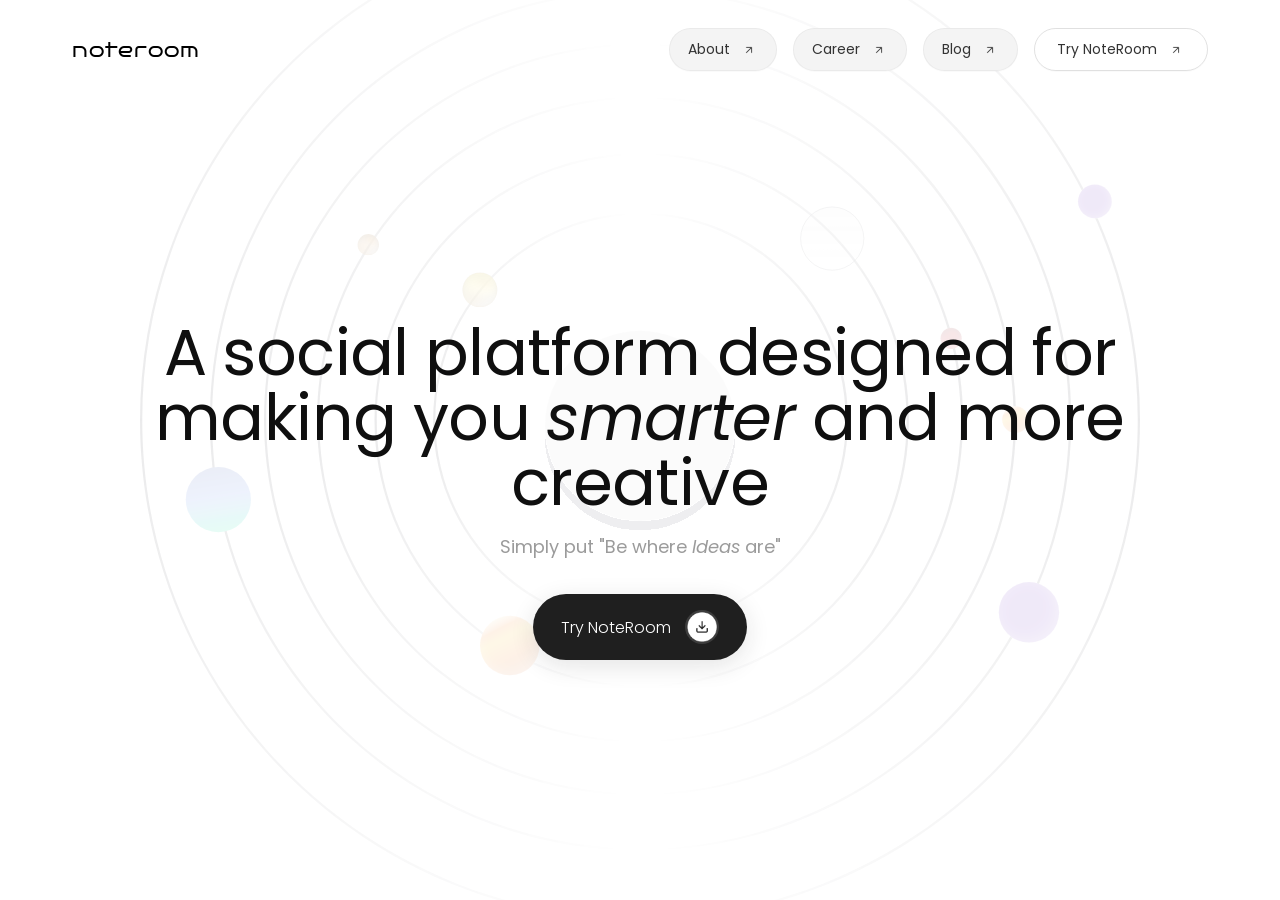
<file: index.html>
<!doctype html>
<html lang="en">
<head>
  <meta charset="utf-8" />
  <meta name="viewport" content="width=device-width,initial-scale=1" />
  <title>Artune - Creative Agency Website</title>

  <!-- Fonts -->
  <link href="https://fonts.googleapis.com/css2?family=Poppins:wght@200;300;400;600;700&display=swap" rel="stylesheet">
  <link rel="preconnect" href="https://fonts.googleapis.com">
  <link rel="preconnect" href="https://fonts.gstatic.com" crossorigin>
  <link href="https://fonts.googleapis.com/css2?family=Bruno+Ace&display=swap" rel="stylesheet">

  <style>
    :root{
      --bg: #ffffff;
      --muted: #9b9b9b;
      --accent: #0f0f0f;
      --pill-bg: rgba(0,0,0,0.03);
      --pill-hover: rgba(0,0,0,0.06);
      --cta-bg: #1f1f1f;
      --cta-text: #ffffff;
    }

    *{box-sizing:border-box}
    html,body{height:100%}
    body{
      margin:0;
      font-family:"Poppins",system-ui,-apple-system,Segoe UI,Roboto,"Helvetica Neue",Arial;
      background:var(--bg);
      color:var(--accent);
      -webkit-font-smoothing:antialiased;
      -moz-osx-font-smoothing:grayscale;
      overflow-x:hidden;
    }

    /* NAVBAR */
    header.nav { 
      display:flex; 
      align-items:center; 
      justify-content:space-between; 
      padding:28px 72px; 
      gap:24px; 
      position:fixed;
      top:0;
      left:0;
      right:0;
      z-index:30; 
      background: transparent; 
      transition: background 0.3s ease, backdrop-filter 0.3s ease;
    }
    .nav-left { display:flex; align-items:center; gap:16px; min-width:120px; }
    .logo { font-family:var(--logo-font); font-size:20px; letter-spacing:1px; font-weight:400; color:#000; display:flex; align-items:center; height:28px; }
    .nav-right { display:flex; gap:16px; align-items:center; z-index:30; }
    .nav-link { display:inline-flex; align-items:center; gap:10px; background:#f4f4f4; padding:10px 18px; border-radius:28px; font-size:14px; color:#333; text-decoration:none; box-shadow: 0 1px 0 rgba(0,0,0,0.02); border:1px solid rgba(0,0,0,0.04); transition: transform 0.3s ease, box-shadow 0.3s ease;}
    .nav-link:hover { transform: translateY(-2px); box-shadow:0 4px 12px rgba(0,0,0,0.1);}
    .nav-link .arrow-placeholder{ display:inline-flex; align-items:center; justify-content:center; width:18px; height:18px; }
    .nav-link .arrow-placeholder img{ width:12px; height:12px; display:block; object-fit:contain; }
    .nav-cta { padding:10px 22px; border-radius:28px; border:1px solid rgba(0,0,0,0.12); background:transparent; }

    /* HERO */
    .hero{
      position:relative;
      min-height:100vh;
      width:100%;
      display:flex;
      align-items:center;
      justify-content:center;
      overflow:hidden;
      padding:48px 80px;
      opacity:0;
      transform: translateY(12px);
      animation:heroFadeIn 1.2s ease-out forwards 0.3s;
    }

    @keyframes heroFadeIn {
      from { opacity:0; transform:translateY(12px);}
      to { opacity:1; transform:translateY(0);}
    }

    .hero-content{
      max-width:1200px;
      width:100%;
      text-align:center;
      position: relative;
      z-index:20;
      margin:0 auto;
      transform:translateY(-40px);
      opacity:0;
      animation:fadeUp 0.9s ease 0.25s forwards;
    }

    @keyframes fadeUp {
      from {opacity:0; transform: translateY(12px);}
      to {opacity:1; transform: translateY(0);}
    }

    h1{
      font-size:64px;
      line-height:1.02;
      margin:0 0 18px 0;
      font-weight:400;
      letter-spacing:-0.6px;
    }
    .sub{
      color:var(--muted);
      font-weight:400;
      margin-bottom:34px;
      font-size:18px;
      opacity:0;
      animation:fadeUp 0.9s ease 0.5s forwards;
    }

    .cta-wrap{
      display:inline-block;
      position:relative;
    }
    .cta{
      display:inline-flex;
      align-items:center;
      gap:14px;
      background:var(--cta-bg);
      color:var(--cta-text);
      padding:16px 28px;
      border-radius:999px;
      font-weight:300;
      font-size:16px;
      text-decoration:none;
      box-shadow: 0 6px 24px rgba(31,31,31,0.12);
      position:relative;
      z-index:2;
      overflow:visible;
      transform: scale(0.95);
      opacity:0;
      animation:ctaFade 1s ease 0.7s forwards;
    }
    .cta .cta-label{white-space:nowrap}
    .cta .cta-icon{
      width:34px;height:34px;border-radius:50%;
      display:inline-grid;place-items:center;
      background:rgba(255,255,255,0.08);
      border:2px solid rgba(255,255,255,0.06);
    }
    @keyframes ctaFade {
      from {opacity:0; transform:scale(0.95);}
      to {opacity:1; transform:scale(1);}
    }
    .cta:hover {
      font-weight: 300;
      background: var(--bg);
      color: var(--accent);
      box-shadow:
        0 8px 28px rgba(31, 31, 31, 0.16),
        0 0 18px rgba(255, 255, 255, 0.12);
      transform: translateY(-3px) scale(1.01);
      transition: box-shadow 0.3s ease, transform 0.3s ease;
    }


    /* Background Solar SVG */
    
    .background-solar { position: absolute; top: 50%; left: 50%; width: 1000px; height: 1000px; transform: translate(-50%, -50%); z-index: 0; opacity: 1; } .solar-svg { width: 100%; height: 100%; animation: rotate-solar 60s linear infinite; transform-origin: center center; } /* Rotation animation */ @keyframes rotate-solar { from { transform: rotate(0deg); } to { transform: rotate(360deg); } }
    
    @keyframes solarFade {
      from {opacity:0; transform: translate(-50%, -50%) scale(0.9);}
      to {opacity:1; transform: translate(-50%, -50%) scale(1);}
    }
    

    .cta .cta-icon img { width: 30px; height: 30px; }

    @media (max-width:1000px){
      .hero{ padding:28px 28px; }
      h1{ font-size:44px }
    }
    @media (max-width:640px){
      .nav { top:18px; left:16px; right:16px; }
      .logo{font-size:18px}
      h1{ font-size:28px; line-height:1.02 }
      .hero-content{ transform:none }
      .bg-svg{ left:50%; width:220% }
      .pill{ padding:8px 12px; font-size:13px }
      .cta{ padding:12px 18px; font-size:15px }
      .pills{ display:none }
    }

  </style>
</head>
<body>

  <!-- HEADER -->
  <header class="nav" aria-label="Main navigation">
    <div class="nav-left">
      <div class="logo">
        <span style="display:inline-block; height:28px; line-height:28px; font-family: Bruno Ace;">noteroom</span>
      </div>
    </div>

    <nav class="nav-right" role="navigation" aria-label="Top links">
      <a class="nav-link" href="about.html">About <span class="arrow-placeholder" aria-hidden="true"><img src="Arrow up-right.png" alt=""></span></a>
      <a class="nav-link" href="career.html">Career <span class="arrow-placeholder" aria-hidden="true"><img src="Arrow up-right.png" alt=""></span></a>
      <a class="nav-link" href="blog.html">Blog <span class="arrow-placeholder" aria-hidden="true"><img src="Arrow up-right.png" alt=""></span></a>
      <a class="nav-link nav-cta" href="join.html">Try NoteRoom <span class="arrow-placeholder" aria-hidden="true"><img src="Arrow up-right.png" alt=""></span></a>
    </nav>
  </header>

  <!-- HERO -->
  <main class="hero" role="main" aria-label="NoteRoom Landing">
    <div class="hero-content" role="region" aria-labelledby="hero-heading" style="margin-top: 80px;">
      <h1 id="hero-heading">A social platform designed for<br>making you <em>smarter</em> and more<br>creative</h1>
      <div class="sub">Simply put "Be where <em>Ideas</em> are"</div>

      <div style="display:flex;flex-direction:column;align-items:center;">
        <div class="cta-wrap" aria-hidden="false">
          <a class="cta" href="betapage.html" id="main-cta" role="button">
            <span class="cta-label">Try NoteRoom</span>
            <span class="cta-icon" aria-hidden="true">
             <img src="nr download button.png">
            </span>
          </a>
        </div>
      </div>
    </div>

    <div class="background-solar">
      <img src="noteroom circle.svg" alt="Solar System" class="solar-svg" />
    </div>
  </main>

  <script>
    (function(){
      // CTA subtle pulsation
      const cta = document.querySelector('.cta');
      setInterval(() => {
        if(!cta) return;
        cta.animate([
          { transform: 'scale(1)'},
          { transform: 'scale(1.02)'},
          { transform: 'scale(1)'}
        ], {
          duration: 2500 + Math.random()*1200,
          easing: 'ease-in-out'
        });
      }, 3200);

     

      // CTA focus shadow
      cta.addEventListener('focus', ()=> cta.style.boxShadow = '0 8px 36px rgba(31,31,31,0.14)');
      cta.addEventListener('blur', ()=> cta.style.boxShadow = '0 6px 24px rgba(31,31,31,0.12)');

    })();
  </script>
</body>
</html>
</file>
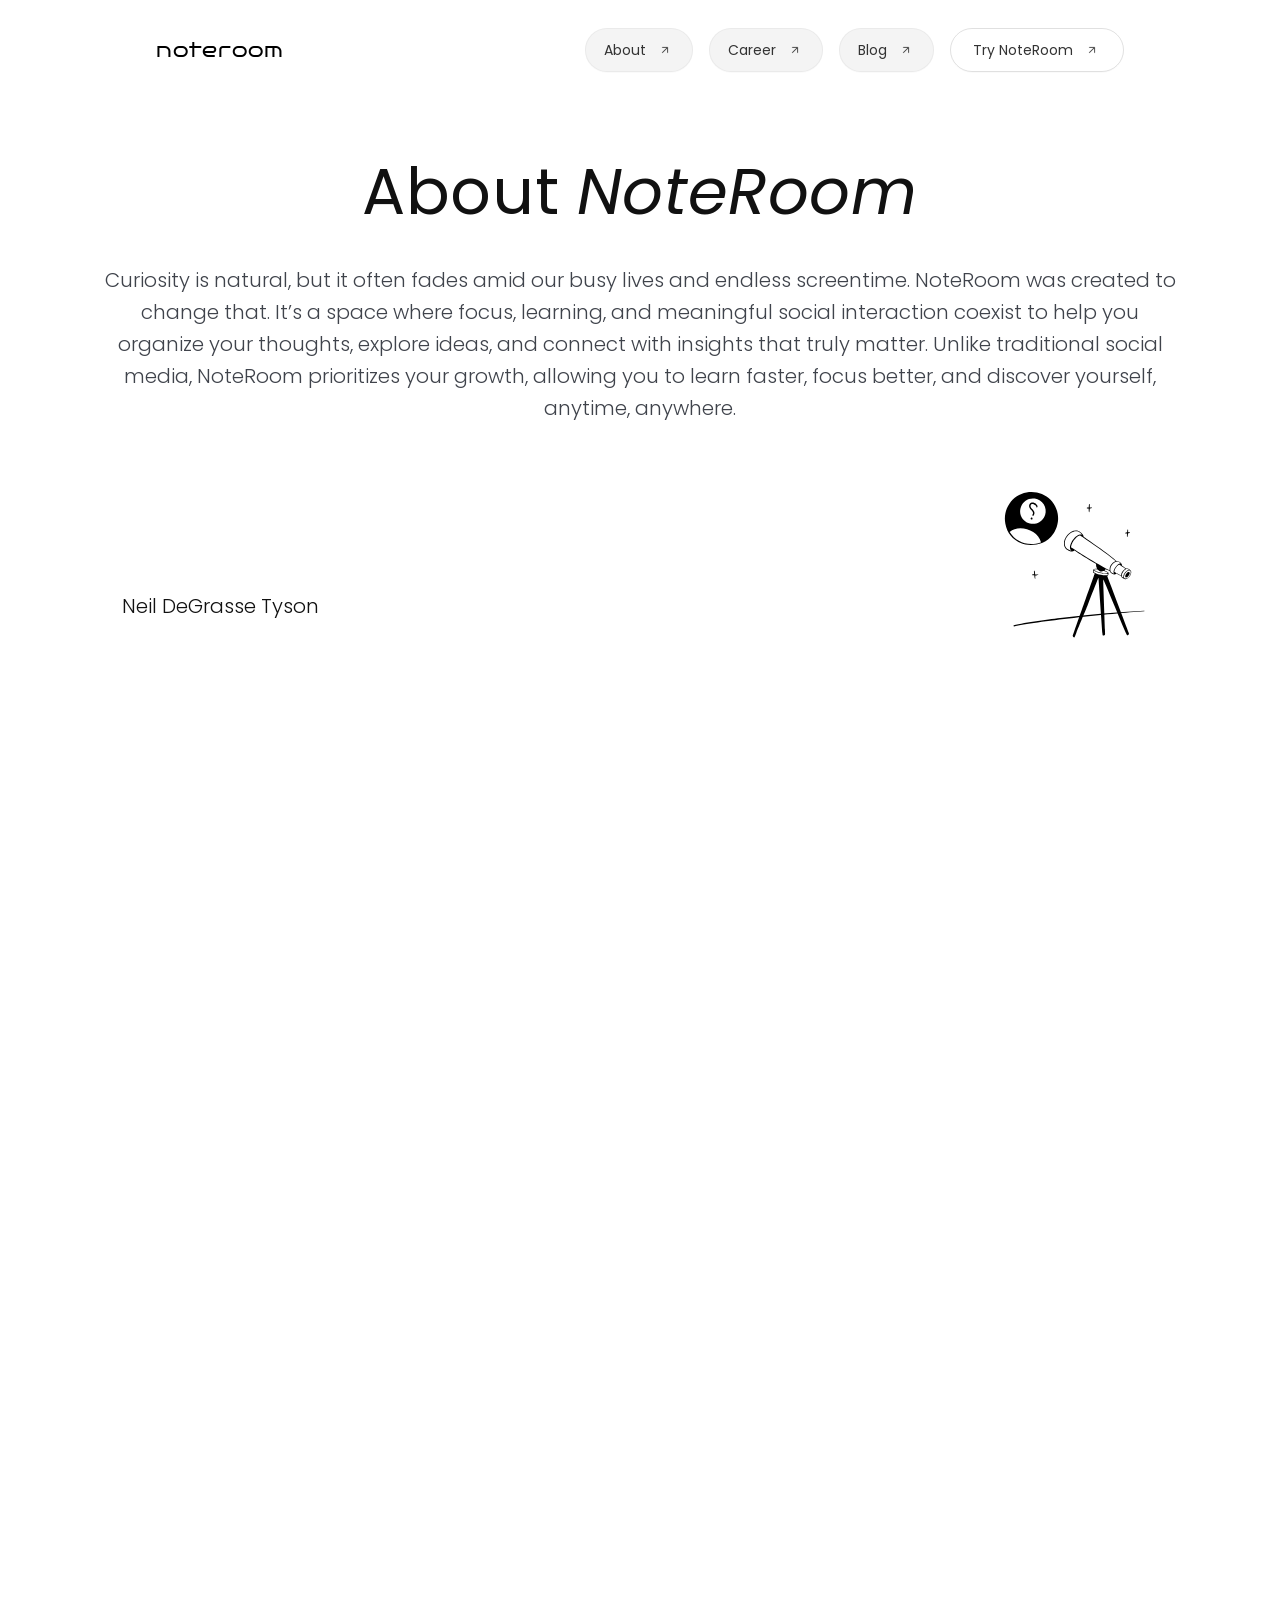
<file: about.html>
<!doctype html>
<html lang="en">
<head>
  <meta charset="utf-8" />
  <meta name="viewport" content="width=device-width,initial-scale=1" />
  <title>NoteRoom About</title>

  <!-- Fonts -->
  <link href="https://fonts.googleapis.com/css2?family=Poppins:wght@200;300;400;600;700&display=swap" rel="stylesheet">
  <link href="https://fonts.googleapis.com/css2?family=Bruno+Ace&display=swap" rel="stylesheet">
  <!-- Styles -->
  <link rel="stylesheet" href="aboutstyle.css">

</head>
<body>

  <div class="page">

    <header class="nav" aria-label="Main navigation">
      <div class="nav-left">
        <div class="logo">
          <span style="display:inline-block; height:28px; line-height:28px; font-family: Bruno Ace;">noteroom</span>
        </div>
      </div>

      <nav class="nav-right" role="navigation" aria-label="Top links">
        <a class="nav-link" href="about.html">About <span class="arrow-placeholder" aria-hidden="true"><img src="Arrow up-right.png" alt=""></span></a>
        <a class="nav-link" href="career.html">Career <span class="arrow-placeholder" aria-hidden="true"><img src="Arrow up-right.png" alt=""></span></a>
        <a class="nav-link" href="blog.html">Blog <span class="arrow-placeholder" aria-hidden="true"><img src="Arrow up-right.png" alt=""></span></a>
        <a class="nav-link nav-cta" href="join.html">Try NoteRoom <span class="arrow-placeholder" aria-hidden="true"><img src="Arrow up-right.png" alt=""></span></a>
      </nav>
    </header>

    <div class="page" role="main">
    <header>
      <h1>About <i>NoteRoom</i></h1>
      <h2>Curiosity is natural, but it often fades amid our busy lives and endless screentime. NoteRoom was created to change that. It’s a space where focus, learning, and meaningful social interaction coexist to help you organize your thoughts, explore ideas, and connect with insights that truly matter. Unlike traditional social media, NoteRoom prioritizes your growth, allowing you to learn faster, focus better, and discover yourself, anytime, anywhere.</h2>
    </header>

    <div class="hr-section" id="join-noteroom-team">

  <div class="video-area">

    <div class="video-name"><h4 class="video-name">Neil DeGrasse Tyson</h4></div>
   
    <div class="telescope-svg" aria-hidden="true">

      <svg width="154" height="154" viewBox="0 0 154 154" fill="none" xmlns="http://www.w3.org/2000/svg" role="img" aria-label="Telescope">
        
        <path d="M55.3256 45.8489C59.1224 39.9971 61.064 32.8667 59.7019 25.6396C59.0552 22.1927 57.7344 18.9073 55.8152 15.972C53.896 13.0366 51.4162 10.5091 48.5181 8.53422C45.6199 6.55934 42.3604 5.17605 38.9264 4.46367C35.4925 3.7513 31.9517 3.72385 28.5071 4.38291C25.0625 5.04197 21.7819 6.37457 18.8535 8.30426C15.9251 10.234 13.4064 12.7228 11.442 15.6281C9.47751 18.5333 8.10592 21.7978 7.40591 25.2343C6.70589 28.6708 6.69118 32.2116 7.3626 35.6538C9.09577 44.9007 14.1228 51.1811 23.9346 55.624C28.6788 57.7734 46.5203 59.4192 55.3256 45.8489ZM47.1619 26.8063C46.5279 28.8765 45.378 30.7516 43.82 32.2552C42.2622 33.7588 40.3475 34.8415 38.256 35.4016C36.1646 35.9617 33.9651 35.9808 31.8643 35.457C29.7634 34.9332 27.8302 33.8839 26.2466 32.4075C17.1852 23.9555 24.4835 8.81539 36.8548 10.5417C38.6607 10.8132 40.387 11.4697 41.9169 12.4668C43.4468 13.4638 44.7445 14.7782 45.7219 16.3207C46.6994 17.8631 47.3339 19.5978 47.5823 21.4069C47.8308 23.216 47.6873 25.0574 47.1619 26.8063ZM42.9673 54.1614C43.0309 54.3784 42.8362 54.4243 42.6346 54.491C29.7512 58.7607 17.9877 54.0004 11.8722 44.3182C11.7135 44.0683 11.7013 44.0062 11.9305 43.8214C20.0245 35.9237 40.1717 41.36 42.9673 54.1614Z" fill="black"></path>
        <path d="M31.0705 17.899C31.0858 21.0081 34.9285 22.345 35.0872 24.9873C35.1585 26.1662 33.7388 26.9512 34.6219 27.6702C35.3325 28.2467 36.1964 26.7503 36.4378 25.3989C36.4522 24.9552 36.4159 24.5113 36.3298 24.0759C35.7847 21.4167 32.2801 20.1741 32.5821 17.6675C32.8841 15.1609 35.6774 15.6062 37.672 17.5709C38.4079 18.2953 38.2438 18.8288 38.4615 19.242C38.749 19.7847 39.4833 19.416 39.5462 18.8097C39.8268 16.1099 34.3797 12.2993 31.6607 16.0179C31.2623 16.5629 31.0547 17.2241 31.0705 17.899Z" fill="black"></path>
        <path d="M34.0066 31.4703C34.1465 31.3913 34.2662 31.2808 34.356 31.1476C34.4459 31.0144 34.5035 30.8621 34.5244 30.7028C34.5453 30.5434 34.5289 30.3815 34.4764 30.2296C34.4239 30.0777 34.3369 29.9401 34.222 29.8276C34.1229 29.7281 34.0028 29.6521 33.8704 29.605C33.738 29.558 33.5968 29.5412 33.4572 29.556C33.3174 29.5707 33.1828 29.6165 33.0632 29.69C32.9435 29.7635 32.8418 29.863 32.7656 29.9809C32.3263 30.7383 33.1052 31.9287 34.0066 31.4703Z" fill="black"></path>
        <path d="M15.7454 137.324C26.6181 134.347 53.2013 131.067 64.396 129.744C91.2789 126.567 119.27 123.907 146.11 122.664C146.191 122.663 146.27 122.694 146.33 122.75C146.39 122.805 146.425 122.882 146.43 122.963C146.434 123.045 146.407 123.125 146.354 123.187C146.301 123.249 146.226 123.288 146.145 123.296C112.718 125.519 35.5729 133.676 16.0451 138.616C15.6419 138.717 15.3475 137.433 15.7454 137.324Z" fill="black"></path>
        <path d="M109.233 88.0378C109.063 87.6545 109.829 88.0868 110.113 87.2904C110.788 85.3909 110.797 84.7953 109.918 84.1376C108.872 83.463 107.746 82.9218 106.566 82.5278C106.271 82.4374 106.909 82.1445 107.634 81.2615C107.818 81.0384 107.76 81.1243 109.513 81.9989C111.65 83.0667 111.784 82.9486 112.042 83.6355C112.378 84.4289 112.997 85.0689 113.778 85.4307C115.364 86.2394 116.907 87.0091 118.172 85.6645C118.33 85.4967 118.319 85.5158 119.204 85.9826C123.254 88.119 123.143 87.702 123.238 88.1497C123.35 88.6242 123.571 89.0657 123.885 89.4383C124.198 89.8116 124.594 90.1051 125.043 90.296C126.342 90.9928 126.998 91.4826 128.311 91.0334C132.144 89.7226 134.42 84.3077 132.672 82.5845C131.175 81.1097 130.363 80.0917 128.294 80.5463C127.973 80.6168 128.23 80.6191 124.191 77.7921C123.772 77.4985 123.766 77.4249 123.831 77.1857C123.897 76.9381 123.903 76.6783 123.849 76.4276C123.794 76.1771 123.681 75.9432 123.517 75.7454C121.263 72.7674 119.225 72.8747 118.497 72.9199C118.427 72.928 118.355 72.9199 118.289 72.896C118.222 72.8723 118.162 72.8335 118.113 72.7827C114.817 68.986 91.5737 52.8448 85.9273 49.0396C85.3662 48.6609 85.7173 48.5329 85.5686 48.0101C85.032 46.1191 82.162 43.5534 80.4327 42.8873C73.592 40.2527 65.2581 49.0588 65.9771 56.3073C66.3726 60.2933 68.3994 61.7988 72.0505 63.2461C72.6971 63.4971 73.3962 63.5824 74.0841 63.4944C74.803 63.2944 75.4932 63.0028 76.1377 62.6267C76.8146 62.1783 76.4566 63.3204 97.8311 75.6795C98.173 75.8773 98.0319 75.8601 98.0197 76.2483C97.9553 77.7614 98.2895 79.2638 98.9893 80.6068C99.1511 80.9134 98.9127 80.7601 97.9085 80.7302C95.2585 80.6459 95.0263 81.3956 95.0171 84.0049C95.0171 84.55 95.3314 84.7953 95.8764 85.1003C96.6751 85.5488 96.7058 85.5702 96.6598 85.7274C96.5739 86.0202 74.8683 147.111 74.8346 148.067C74.8093 148.794 75.5789 149.347 76.291 149.475C76.4558 149.505 77.1159 147.874 78.2994 144.898C81.0935 137.874 88.253 120.723 89.5309 117.467C100.298 90.0247 98.7425 93.747 100.281 89.9641C100.503 89.4199 100.496 89.879 100.624 92.0254C100.685 93.0364 104.184 142.866 104.387 145.242C104.569 147.37 104.657 147.366 104.949 147.388C105.274 147.47 105.614 147.471 105.94 147.393C106.266 147.315 106.568 147.159 106.821 146.939C107.22 146.456 107.089 146.285 106.912 141.266C106.81 138.417 105.128 91.4872 105.142 91.4857C105.142 89.4927 122.907 133.739 128.876 147.024C129.118 147.56 129.444 147.306 130.283 146.894C130.587 146.683 130.807 146.37 130.901 146.011C130.995 145.652 130.959 145.272 130.799 144.938C128.337 138.32 109.233 88.0378 109.233 88.0378ZM132.349 83.0552C133.098 83.8608 132.869 85.9995 131.429 88.0094C130.417 89.4214 128.553 91.1017 126.967 90.4754C126.047 90.1128 125.676 89.0956 126.282 87.1792C127.152 84.4189 130.82 81.4071 132.348 83.0544L132.349 83.0552ZM129.475 81.0622C130.005 81.1365 130.495 81.3879 130.863 81.7758C130.93 81.8356 131.148 82.0579 130.741 82.0594C128.449 82.327 125.533 85.7642 125.376 88.4755C125.315 89.495 125.529 89.6445 125.218 89.5348C123.064 88.7798 123.668 85.6768 125.392 83.4331C125.978 82.6857 126.684 82.041 127.482 81.5259C128.079 81.1618 128.777 80.9993 129.474 81.0622H129.475ZM127.329 80.6889C127.762 80.9702 126.922 80.705 125.3 82.5286C122.21 85.9987 123.824 87.6361 122.693 87.1409C122.227 86.9362 121.335 86.4288 119.383 85.4154C116.241 83.7834 116.272 83.8003 116.317 83.4484C116.579 82.0372 117.159 80.7042 118.014 79.5513C118.746 78.4896 119.672 77.5759 120.744 76.8592C121.04 76.653 121.218 76.5059 121.599 76.7702C122.17 77.1696 123.551 78.2367 127.323 80.6889H127.329ZM120.85 74.0268C122.039 74.8164 123.088 75.9432 122.631 75.7301C121.423 75.1675 119.98 76.4346 118.894 77.4471C117.348 78.8852 116.237 80.7279 115.687 82.7654C115.552 83.1778 115.501 83.6132 115.535 84.0456C115.57 84.4779 115.689 84.8995 115.888 85.2851C115.972 85.4162 116.165 85.745 115.735 85.6139C114.829 85.3456 113.983 84.9056 113.243 84.3177C112.497 83.6976 112.336 82.373 112.347 81.437C112.402 76.7764 117.866 72.0476 120.846 74.0268H120.85ZM73.3107 62.5754C73.2241 62.7018 73.0715 62.6788 72.9274 62.6244C70.4047 61.6724 67.3423 60.4942 66.8717 56.8124C66.1818 51.3975 70.0644 45.4583 75.5337 43.7044C77.007 43.1356 78.6329 43.0947 80.133 43.5887C81.6569 44.3489 82.9999 45.4275 84.0708 46.7515C83.4292 46.5064 82.7354 46.4273 82.0547 46.5215C76.1462 47.2359 69.5408 58.8691 73.0393 62.2595C73.162 62.3783 73.3437 62.5263 73.3107 62.5754ZM73.2233 59.5459C73.1378 59.5097 73.0683 59.4436 73.0278 59.36C72.9874 59.2764 72.9786 59.1809 73.0033 59.0914C74.2352 51.8751 80.2618 47.3586 81.8309 47.4153C82.1153 47.3961 82.0931 47.3724 84.4878 49.0488C94.1915 55.8397 108.077 65.1272 117.574 73.0181C117.937 73.3193 115.44 73.3538 113.069 76.8661C110.889 80.0948 111.98 82.5577 111.487 82.2978C92.7358 72.4294 75.0853 60.5041 73.2233 59.5459ZM96.1815 81.5459C96.6414 81.0491 98.9687 81.4692 99.2477 81.4999C99.3742 81.506 99.4976 81.5413 99.608 81.6018C99.7191 81.6631 99.8142 81.749 99.887 81.8525C100.545 82.6459 101.45 83.1955 102.457 83.4124C103.464 83.6293 104.515 83.5013 105.441 83.0491C105.595 82.9425 105.784 82.8965 105.97 82.921C107.06 83.256 108.107 83.7137 109.094 84.2855C112.165 86.2126 103.934 85.5495 98.2803 83.2185C97.6901 82.9724 95.7453 82.0119 96.1815 81.5436V81.5459ZM107.731 87.2751C101.179 87.2957 95.6089 84.7523 95.6449 84.0371C95.6963 83.0207 95.674 82.3224 95.9822 82.6091C98.2458 84.7125 106.986 86.4755 109.66 85.8983C109.802 85.8677 109.829 85.9121 109.814 86.0141C109.755 86.3491 109.672 86.6794 109.567 87.0029C109.373 87.3663 108.978 87.2689 107.731 87.2727V87.2751Z" fill="black"></path>
        <path d="M127.284 89.0524C127.763 90.2022 129.782 89.0478 130.882 87.2273C131.382 86.3994 131.874 85.5025 131.714 84.6762C131.522 83.6797 130.379 83.7916 129.631 84.3535C128.252 85.3891 126.814 87.5868 127.284 89.0524Z" fill="black"></path>
        <path d="M35.405 86.3267C36.2237 86.3267 36.1876 86.3727 36.1715 86.0967C36.1715 86.0967 36.0435 84.815 35.9278 83.2428C35.8918 82.7538 36.9427 82.2777 37.0454 85.1692C37.0914 86.4723 37.1619 86.3957 37.3888 86.401C40.2879 86.4623 40.3255 86.3182 40.429 86.5666C40.5232 86.7966 39.2684 87.1484 39.0269 87.1936C37.2708 87.5202 37.2639 87.1936 37.2639 87.6812C37.2853 90.9336 37.2761 90.2798 37.3582 90.9482C37.3743 91.0762 37.234 91.0731 37.1842 91.0348C36.6713 90.6416 36.4176 88.7842 36.3977 88.3381C36.3471 87.3232 36.2712 87.3845 36.0704 87.3692C34.6315 87.2588 34.282 87.2887 34.259 86.9606C34.2107 86.286 34.7251 86.3267 35.405 86.3267Z" fill="black"></path>
        <path d="M91.7627 17.9128C91.7627 19.5225 91.693 19.4919 91.9704 19.4926C93.0735 19.4926 93.3502 19.5286 93.7619 19.5524C94.1735 19.5762 94.1359 19.8675 93.9374 19.9893C93.3886 20.3205 92.7585 20.493 92.1176 20.4876C91.6347 20.5344 91.8608 20.3711 91.6171 22.6163C91.4783 23.9003 91.3595 24.4116 91.1111 24.233C90.655 23.9049 90.7371 21.7263 90.6642 20.713C90.6474 20.4692 90.6995 20.4462 89.4746 20.4485C89.2369 20.4485 88.9157 20.4769 88.846 20.1871C88.7394 19.744 88.8146 19.5271 89.6892 19.4972C90.6987 19.4604 90.7348 19.5317 90.7447 19.3071C90.7647 18.3377 90.8375 17.3701 90.9632 16.4088C90.9632 16.3035 91.0054 16.2024 91.0797 16.128C91.1541 16.0536 91.2553 16.0117 91.3603 16.0117C91.4653 16.0117 91.5665 16.0536 91.6408 16.128C91.7152 16.2024 91.7573 16.3035 91.7573 16.4088C91.7849 16.9097 91.7865 17.4117 91.7627 17.9128Z" fill="black"></path>
        <path d="M132.018 44.4831C132.22 44.5459 131.817 44.914 131.481 45.0611C131.105 45.1779 130.718 45.2522 130.325 45.2827C130.235 45.2965 130.065 45.2827 130.036 45.4214C129.931 45.9442 129.887 46.6954 129.681 47.951C129.528 48.8893 129.366 48.956 129.221 48.9782C129.109 48.9951 128.915 48.8487 128.928 47.994C128.947 47.0235 129 45.7096 129.027 45.5548C129.061 45.3601 128.683 45.4061 127.696 45.5119C127.597 45.5231 127.498 45.4989 127.415 45.4436C127.333 45.3882 127.273 45.3053 127.246 45.2098C127.219 45.1142 127.228 45.0122 127.269 44.922C127.31 44.8319 127.382 44.7594 127.473 44.7176C127.917 44.496 128.398 44.3586 128.892 44.3121C128.981 44.2914 129.083 44.352 129.132 44.211C129.309 43.7142 129.263 42.4687 129.425 41.8347C129.598 41.1579 130.09 41.3571 130.103 41.8745C130.188 45.5034 129.66 43.7503 132.018 44.4831Z" fill="black"></path>
      </svg>
    </div>

    
    <div class="responsive-iframe">
      <iframe src="https://www.youtube.com/embed/JbesmfdUMkw?si=uTLHCj-_42msGShW"
              title="YouTube video player"
              frameborder="0"
              allow="accelerometer; autoplay; clipboard-write; encrypted-media; gyroscope; picture-in-picture; web-share"
              referrerpolicy="strict-origin-when-cross-origin"
              allowfullscreen
      ></iframe>
    </div>
  </div>

<br>
<div class="video-texts">
  <div class="video-container">
    <h2 class="video-title">Social Media as Fuel for Curiosity</h2>
    <p class="video-description">“Social Media can be especially potent as a vessel for not only delivering information but stimulating people to become curious once again”</p>
  </div>
  <br><br>

  <div class="wrapper-2-hr">
    <h3 class="h3-2">Lastly</h3>
    <p class="hr-desc-3">
      The future is open. It is not predetermined and thus cannot be predicted, except by accident. The possibilities that lie ahead are boundless. When I say, ‘Optimism is a moral duty,’ this is not because I believe that our future is predetermined for the better, but because the future depends on ourselves, and we all have the duty, instead of predicting something bad, to support the realization of the possible best. If we suppose that a better world is not possible, we shall not act to achieve it. If we suppose that peace is not possible, we are contributing to war.
    </p>
    <div class="karl-popper"><p>- Karl Popper</p></div>
  </div>
</div>
    </div>



  <!-- Footer CTA -->

  <footer class="cta">
  <div class="cta-text">
    <h2 style="font-size: 40px;"><span style="color: gray; font-weight: 600;">Join</span> <strong>NoteRoom</strong></h2>
    <p style="font-size: 22px;">Be where Ideas are</p>
  </div>
  <button class="apply-btn">SIGN UP</button>
</footer>


  </div>
   
     

  <script>

  
  </script>
</body>
</html>
</file>
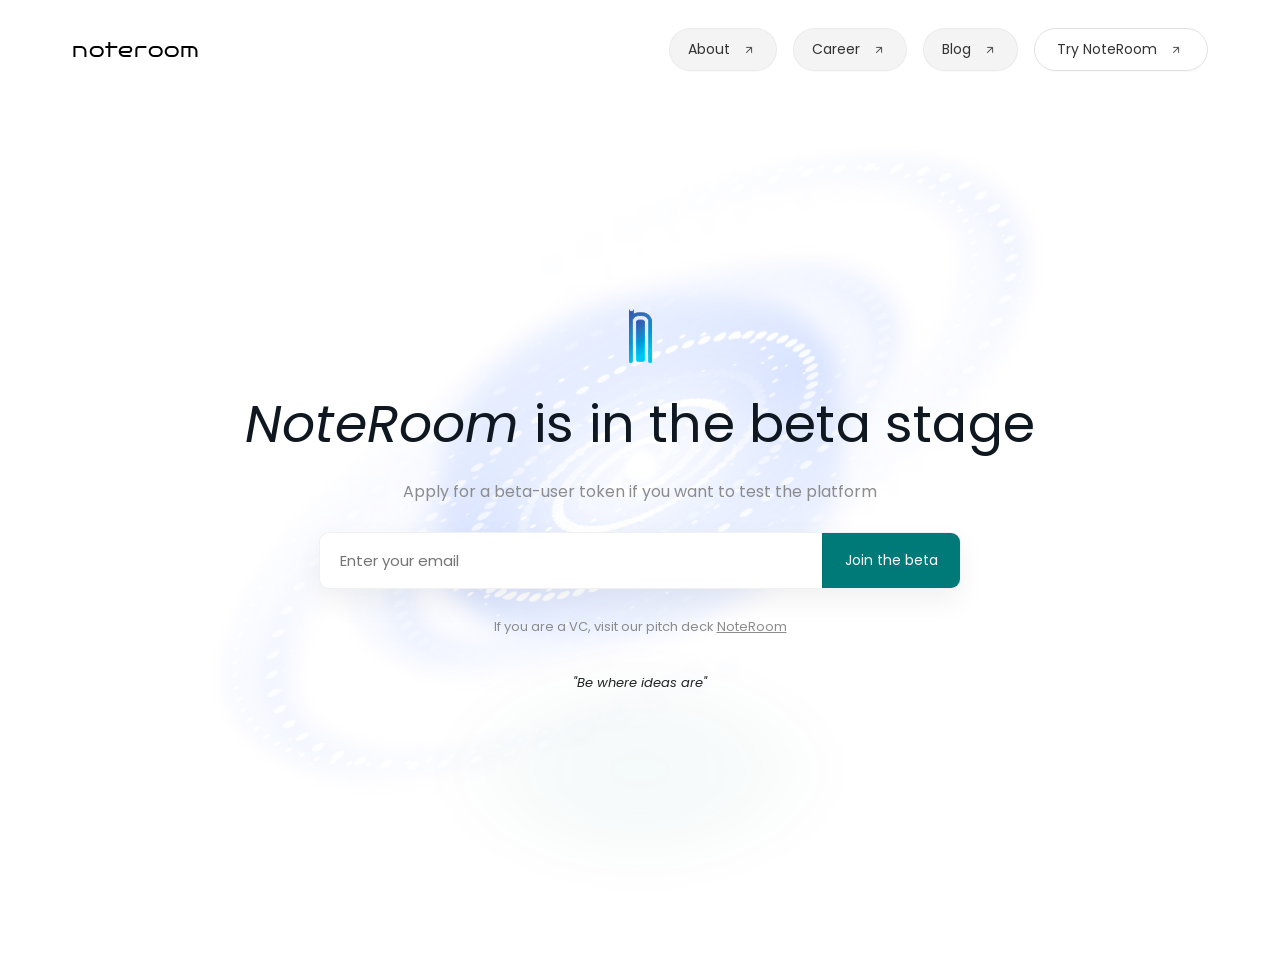
<file: betapage.html>
<!doctype html>
<html lang="en">
<head>
  <meta charset="utf-8" />
  <meta name="viewport" content="width=device-width,initial-scale=1" />
  <title>Artune - Creative Agency Website 2</title>

  <!-- Fonts -->
  <link href="https://fonts.googleapis.com/css2?family=Poppins:wght@200;300;400;600;700&display=swap" rel="stylesheet">
  <link href="https://fonts.googleapis.com/css2?family=Bruno+Ace&display=swap" rel="stylesheet">

  <style>
    :root{
      --bg: #ffffff;
      --muted: #8b8b8b;
      --accent: #007a79;
      --accent-dark: #006a66;
      --input-bg: #ffffff;
      --max-center-width: 1200px;
      --p: "Poppins", system-ui, -apple-system, "Segoe UI", Roboto, "Helvetica Neue", Arial;
      --logo-font: "Bruno Ace", var(--p);
    }

    html,body{ height:100%; margin:0; font-family:var(--p); background:var(--bg); color:#111; -webkit-font-smoothing:antialiased; -moz-osx-font-smoothing:grayscale; overflow-x:hidden; }

    /* page shell */
    .page { min-height:100vh; display:flex; flex-direction:column; align-items:stretch; position:relative; }

   
    .background-solar{
        opacity: 0.7;
      position:absolute;
      inset:0; 
      display:flex;
      align-items:center;
      justify-content:center;
      z-index:0; 
      pointer-events:none;
      overflow:hidden;
    }
   

    .background-solar img.beta-svg{
      max-width:1400px;
      width:120vw; 
      height:auto;
      display:block;
      opacity:0.7;
      transform-origin:center center;
      will-change:transform, opacity;
     
      user-select:none;
      -webkit-user-drag:none;
    }

    /* NAVBAR */
    header.nav {  transition: background 0.3s ease, backdrop-filter 0.3s ease; display:flex; align-items:center; justify-content:space-between; padding:28px 72px; gap:24px; position:relative; z-index:30; }
    .nav-left { display:flex; align-items:center; gap:16px; min-width:120px; }
    .logo { font-family:var(--logo-font); font-size:20px; letter-spacing:1px; font-weight:400; color:#000; display:flex; align-items:center; height:28px; }
    .nav-right { display:flex; gap:16px; align-items:center; z-index:30; }
    .nav-link { display:inline-flex; align-items:center; gap:10px; background:#f4f4f4; padding:10px 18px; border-radius:28px; font-size:14px; color:#333; text-decoration:none; box-shadow: 0 1px 0 rgba(0,0,0,0.02); border:1px solid rgba(0,0,0,0.04); }
    .nav-link:hover { transform: translateY(-2px); box-shadow:0 4px 12px rgba(0,0,0,0.1);}
    .nav-link .arrow-placeholder{ display:inline-flex; align-items:center; justify-content:center; width:18px; height:18px; }
    .nav-link .arrow-placeholder img{ width:12px; height:12px; display:block; object-fit:contain; }
    .nav-cta { padding:10px 22px; border-radius:28px; border:1px solid rgba(0,0,0,0.12); background:transparent; }

    /* HERO */
    main.hero { position:relative; flex:1 0 auto; display:flex; align-items:center; justify-content:center; padding:0 32px; overflow:visible; min-height:640px; z-index:20; }
    .hero-inner { position:relative; z-index:40; width:100%; max-width:var(--max-center-width); text-align:center; padding:60px 24px; box-sizing:border-box; }

    .center-logo { width:48px; height:60px; margin:0 auto 18px; display:flex; align-items:center; justify-content:center; }
    .center-logo img{ max-height:60px; width:auto; display:block; }

    h1 { margin:0 0 16px; font-weight:600; font-size:52px; letter-spacing:0.2px; font-family:var(--p); color:#0f1720; }
    .sub { color:var(--muted); margin-bottom:28px; font-size:16px; font-weight:400; }

    .signup { display:flex; align-items:center; justify-content:center; margin: 14px auto 28px; }
    .input-wrap { display:flex; width:640px; max-width:calc(100% - 48px); background:var(--input-bg); border-radius:10px; box-shadow: 0 12px 30px rgba(18,25,40,0.06); border:1px solid rgba(0,0,0,0.06); overflow:hidden; transition:transform .18s ease, box-shadow .18s ease; }
    input[type="email"]{ flex:1 1 auto; border:0; outline:0; padding:16px 20px; font-size:15px; font-family:var(--p); color:#111; background:transparent; }
    button.join-btn{ background:var(--accent); color:#fff; border:0; padding:12px 22px; display:inline-block; font-weight:600; cursor:pointer; border-left:1px solid rgba(0,0,0,0.06); min-width:120px; transition:transform .15s ease, box-shadow .15s ease, background .12s ease; font-size:14px; }
    button.join-btn:hover{ box-shadow:0 8px 28px rgba(0,122,121,0.22); background: linear-gradient(180deg,var(--accent),var(--accent-dark)); }

    .hero-note { color:var(--muted); margin-top:10px; font-size:13px; }
    .hero-quote { margin-top:36px; font-size:13px; color:#222; opacity:0.7; font-style:italic; }

    .fade-up { opacity:0; transform:translateY(12px); animation:fadeUp .7s cubic-bezier(.2,.9,.25,1) forwards; }
    .fade-up.delay-1 { animation-delay:.12s; } .fade-up.delay-2 { animation-delay:.22s; } .fade-up.delay-3 { animation-delay:.34s; }
    @keyframes fadeUp { to { opacity:1; transform:none; } }

    @media (max-width:900px){ header.nav { padding:18px 20px; } h1 { font-size:34px; } .input-wrap { width:100%; max-width:520px; } .background-solar img.beta-svg{ width:140vw; filter: blur(14px); } }
    @media (max-width:520px){ header.nav { padding:14px 14px; } .nav-right { gap:10px; } .nav-link { padding:8px 12px; font-size:13px; border-radius:22px; } main.hero { min-height:520px; padding-top:22px; padding-bottom:42px; } h1 { font-size:26px; } .input-wrap{ display:block; padding:0; border-radius:10px; overflow:visible; } input[type="email"]{ padding:14px; width:100%; box-sizing:border-box; } button.join-btn{ width:100%; margin-top:10px; border-radius:8px; min-width:0; } }

    .hero-inner::before { content:""; position:absolute; left:50%; top:62%; transform:translateX(-50%); width:760px; height:420px; background:radial-gradient(closest-side, rgba(0,122,121,0.06), transparent 60%); z-index:5; filter:blur(26px); opacity:.9; pointer-events:none; }

  </style>
</head>
<body>

  <div class="page">

    <header class="nav" aria-label="Main navigation">
      <div class="nav-left">
        <div class="logo">
          <span style="display:inline-block; height:28px; line-height:28px; font-family: Bruno Ace;">noteroom</span>
        </div>
      </div>

      <nav class="nav-right" role="navigation" aria-label="Top links">
        <a class="nav-link" href="about.html">About <span class="arrow-placeholder" aria-hidden="true"><img src="Arrow up-right.png" alt=""></span></a>
        <a class="nav-link" href="career.html">Career <span class="arrow-placeholder" aria-hidden="true"><img src="Arrow up-right.png" alt=""></span></a>
        <a class="nav-link" href="blog.html">Blog <span class="arrow-placeholder" aria-hidden="true"><img src="Arrow up-right.png" alt=""></span></a>
        <a class="nav-link nav-cta" href="join.html">Try NoteRoom <span class="arrow-placeholder" aria-hidden="true"><img src="Arrow up-right.png" alt=""></span></a>
      </nav>
    </header>

    <main class="hero" role="main">
      <div class="hero-inner">
        <div class="center-logo fade-up delay-1">
          <img src="NoteRoomLogoNew.png" alt="NoteRoom logo" id="center-logo-img" />
        </div>

        <h1 style="font-weight: 400;" class="fade-up delay-2"><em>NoteRoom</em> is in the beta stage</h1>

        <p class="sub fade-up delay-3">Apply for a beta-user token if you want to test the platform</p>

        <div class="signup fade-up delay-3" role="form" aria-label="Join the beta">
          <div class="input-wrap" id="inputWrap">
            <input id="emailInput" type="email" placeholder="Enter your email" aria-label="Enter your email">
            <button style="font-weight: 400; font-family: poppins;" id="joinBtn" class="join-btn" type="button" aria-label="Join the beta">Join the beta</button>
          </div>
        </div>

        <div class="hero-note fade-up delay-3">
          If you are a VC, visit our pitch deck <a href="#" style="color:inherit; text-decoration:underline">NoteRoom</a>
        </div>

        <div class="hero-quote fade-up delay-3">"Be where ideas are"</div>
      </div>
    </main>

     <div class="background-solar" aria-hidden="true">
      <img id="bg-nebula" class="beta-svg" src="beta.svg" alt="nebula background" />
    </div>

  </div>

  <script>
   (function(){
      const neb = document.getElementById('bg-nebula');
      if(!neb) return;

     
      const rotateSpeed = 0; 
      const driftAmpX = 1; 
      const driftAmpY = 1; 
      const pulseFreq = 0.0009;
      const baseScale = 1.02;
      const pulseAmp = 0.015; 

    
      let pointerX = 0, pointerY = 0; 
      const maxParallaxX = 0; 
      const maxParallaxY = 0; 

      let start = null;

     
      function tick(ts){
        if(!start) start = ts;
        const t = ts - start;

        const rot = t * rotateSpeed; 
        const pulse = baseScale + Math.sin(t * pulseFreq * Math.PI * 2) * pulseAmp;

        
        const dx = Math.sin(t * 0.0007) * driftAmpX + pointerX * maxParallaxX;
        const dy = Math.cos(t * 0.0005) * driftAmpY + pointerY * maxParallaxY;

       
        const deg = rot * (180/Math.PI); 
        const transform = `translate(${dx.toFixed(2)}px, ${dy.toFixed(2)}px) rotate(${deg.toFixed(3)}deg) scale(${pulse.toFixed(4)})`;
        neb.style.transform = transform;

        requestAnimationFrame(tick);
      }
      requestAnimationFrame(tick);

      function onPointerMove(e){
        const rect = neb.getBoundingClientRect();
        const cx = rect.left + rect.width/2;
        const cy = rect.top + rect.height/2;
        const nx = (e.clientX - cx) / (rect.width/2);
        const ny = (e.clientY - cy) / (rect.height/2);
       
        pointerX = Math.max(-1, Math.min(1, nx)) * 0.45;
        pointerY = Math.max(-1, Math.min(1, ny)) * 0.25;
      }
      window.addEventListener('pointermove', onPointerMove);

      function reduceIntensity() { pointerX = 0; pointerY = 0; }
      window.addEventListener('touchstart', reduceIntensity, {passive:true});
      window.addEventListener('touchend', reduceIntensity, {passive:true});

    })();

    (function(){
      const btn = document.getElementById('joinBtn');
      const email = document.getElementById('emailInput');
      if(btn && email){
        btn.addEventListener('click', function(){
          const v = email.value.trim();
          if(!v){
            email.focus();
            email.style.boxShadow = "0 0 0 3px rgba(255,80,80,0.12)";
            setTimeout(()=> email.style.boxShadow = "", 1200);
            return;
          }
          btn.disabled = true;
          btn.innerText = "Joined ✓";
          btn.style.cursor = "default";
          setTimeout(()=> {
            btn.disabled = false;
            btn.innerText = "Join the beta";
          }, 2400);
        });
        email.addEventListener('focus', () => document.getElementById('inputWrap').style.boxShadow = "0 16px 40px rgba(0,0,0,0.08)");
        email.addEventListener('blur', () => document.getElementById('inputWrap').style.boxShadow = "");
      }
    })();
  </script>
</body>
</html>
</file>
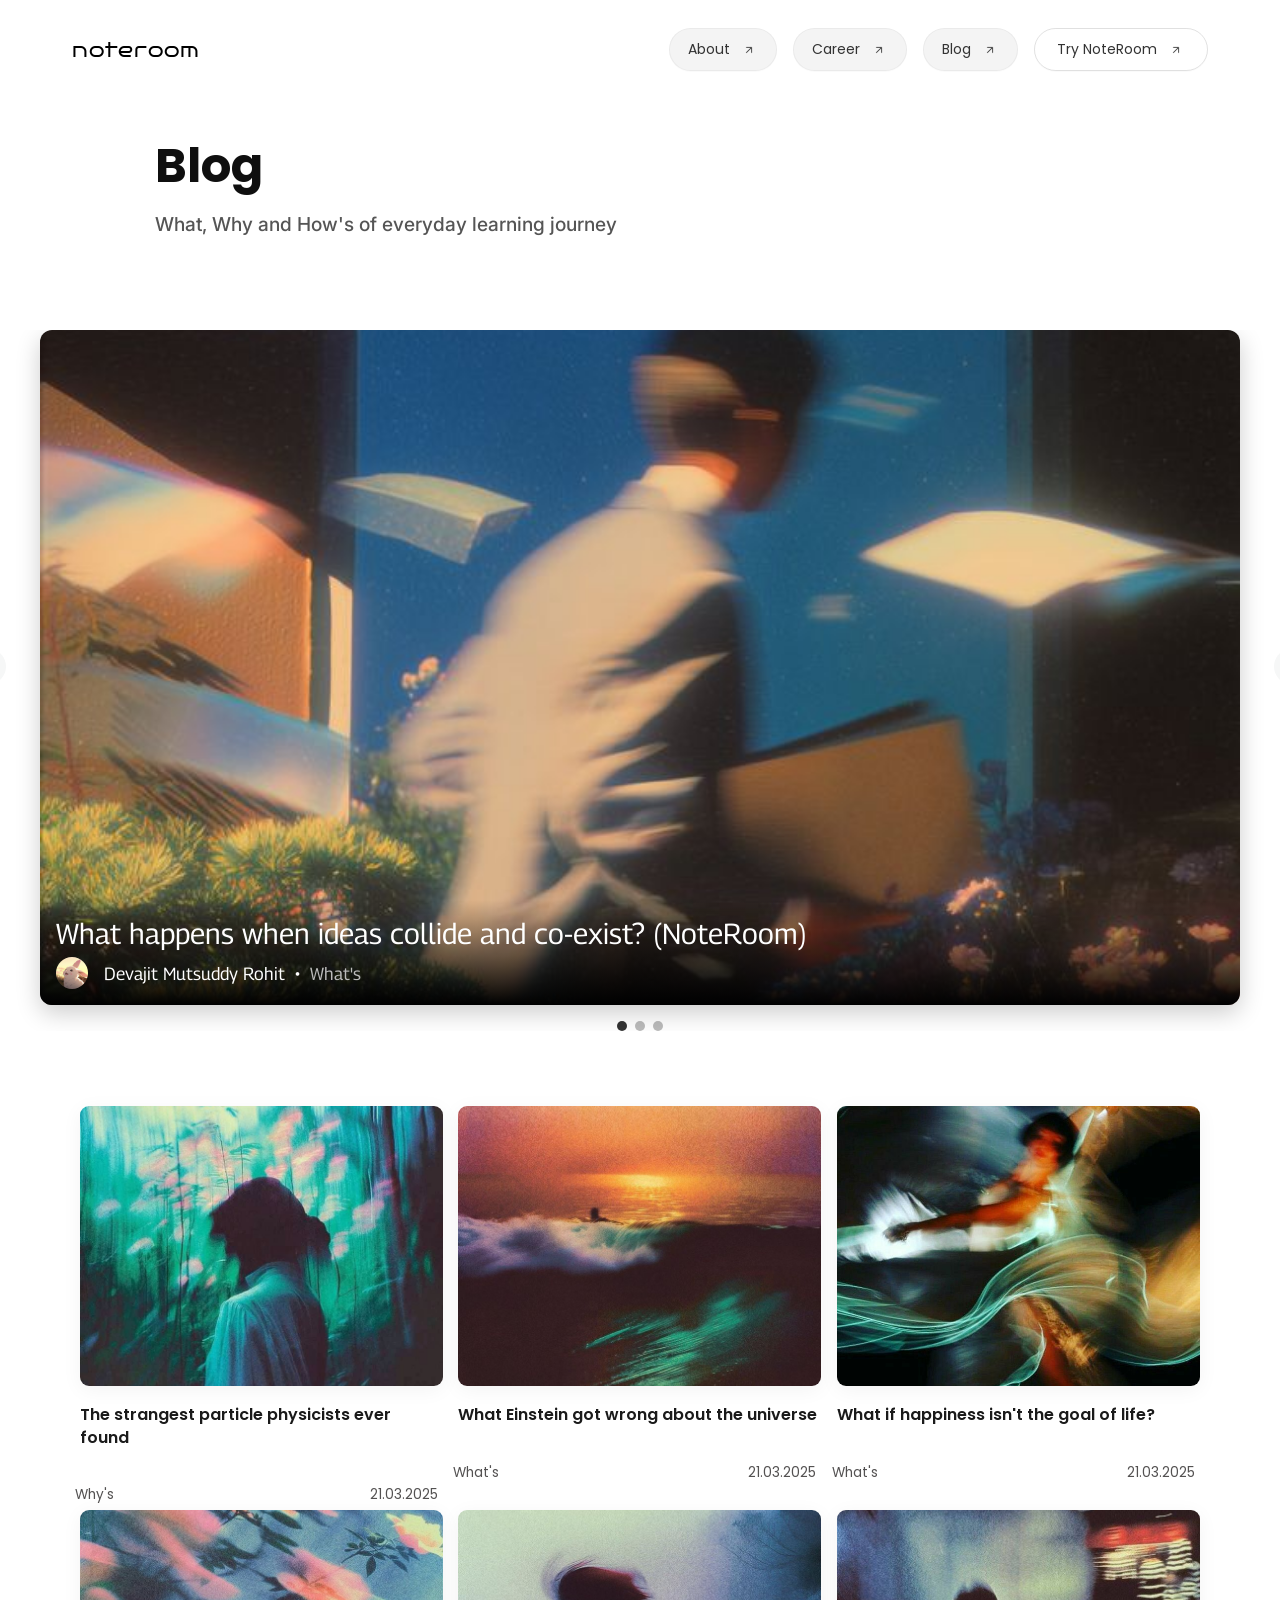
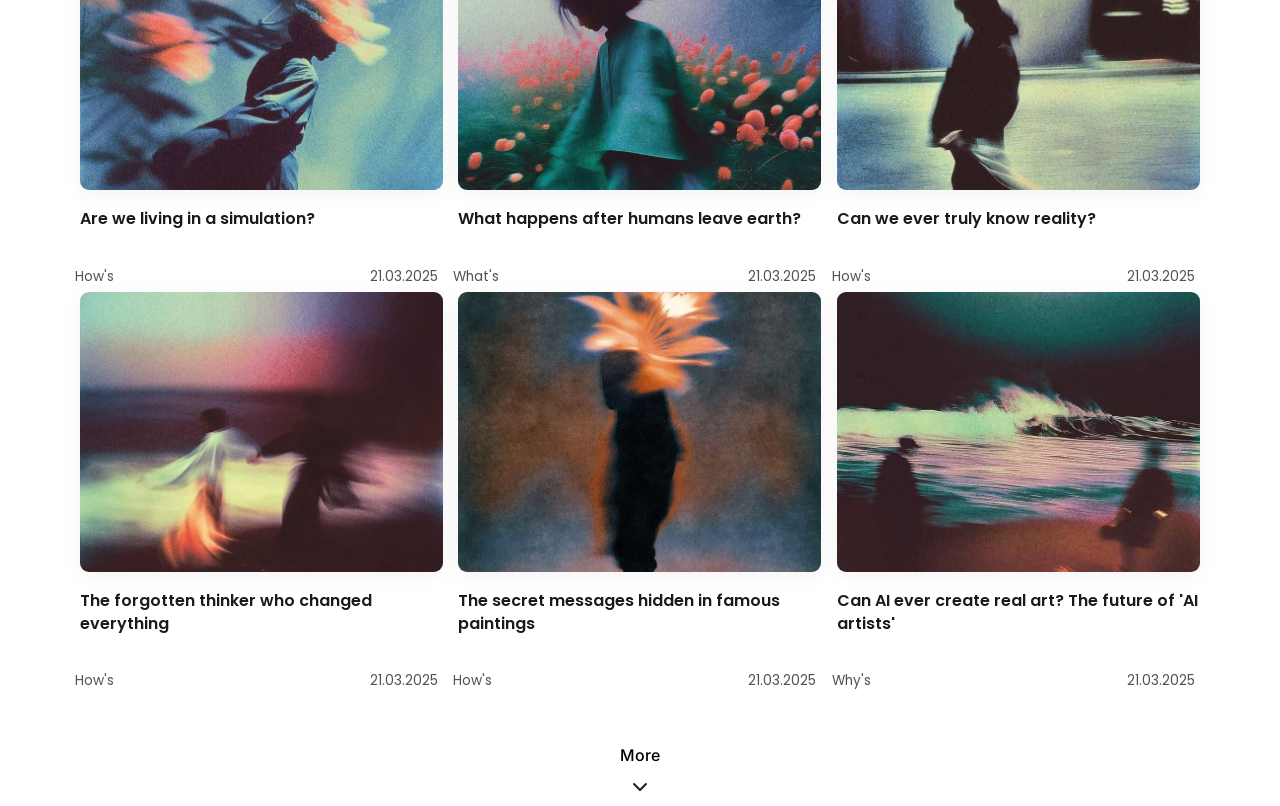
<file: blog.html>
<!doctype html>
<html lang="en">
<head>
  <meta charset="utf-8" />
  <meta name="viewport" content="width=device-width,initial-scale=1" />
  <title>NoteRoom Blog</title>

  <!-- Fonts -->
   
  <link href="https://fonts.googleapis.com/css2?family=Bruno+Ace&display=swap" rel="stylesheet">
  <link rel="preconnect" href="https://fonts.googleapis.com">
  <link rel="preconnect" href="https://fonts.gstatic.com" crossorigin>
  <link href="https://fonts.googleapis.com/css2?family=Georama:ital,wght@0,100..900;1,100..900&family=Inter:ital,opsz,wght@0,14..32,100..900;1,14..32,100..900&family=Poppins:ital,wght@0,100;0,200;0,300;0,400;0,500;0,600;0,700;0,800;0,900;1,100;1,200;1,300;1,400;1,500;1,600;1,700;1,800;1,900&display=swap" rel="stylesheet">
 

  <link rel="preconnect" href="https://fonts.googleapis.com">
  <link rel="preconnect" href="https://fonts.gstatic.com" crossorigin>
  <link href="https://fonts.googleapis.com/css2?family=Bruno+Ace&display=swap" rel="stylesheet">
  <link href="https://fonts.googleapis.com/css2?family=Poppins:wght@300;400;600;700&display=swap" rel="stylesheet">

  <!-- Icons + GSAP -->
  <link rel="stylesheet" href="https://unpkg.com/swiper/swiper-bundle.min.css" />
  <link rel="stylesheet" href="https://cdnjs.cloudflare.com/ajax/libs/font-awesome/6.5.0/css/all.min.css" crossorigin="anonymous" />
  <script src="https://cdnjs.cloudflare.com/ajax/libs/gsap/3.12.2/gsap.min.js" defer></script>

  <style>

     :root{
      --bg: #ffffff;
      --muted: #9b9b9b;
      --accent: #0f0f0f;
      --pill-bg: rgba(0,0,0,0.03);
      --pill-hover: rgba(0,0,0,0.06);
      --cta-bg: #1f1f1f;
      --cta-text: #ffffff;
    }

    *{box-sizing:border-box}
    html,body{height:100%}
    body{
      margin:0;
      font-family:"Poppins",system-ui,-apple-system,Segoe UI,Roboto,"Helvetica Neue",Arial;
      background:var(--bg);
      color:var(--accent);
      -webkit-font-smoothing:antialiased;
      -moz-osx-font-smoothing:grayscale;
      overflow-x:hidden;
    }

    /* NAVBAR */
    header.nav { 
      display:flex; 
      align-items:center; 
      justify-content:space-between; 
      padding:28px 72px; 
      gap:24px; 
      position:fixed;
      top:0;
      left:0;
      right:0;
      z-index:30; 
      background: transparent; 
      transition: background 0.3s ease, backdrop-filter 0.3s ease;
    }

    .nav-left { display:flex; align-items:center; gap:16px; min-width:120px; }
    .logo { font-family:var(--logo-font); font-size:20px; letter-spacing:1px; font-weight:400; color:#000; display:flex; align-items:center; height:28px; }
    .nav-right { display:flex; gap:16px; align-items:center; z-index:30; }
    .nav-link { display:inline-flex; align-items:center; gap:10px; background:#f4f4f4; padding:10px 18px; border-radius:28px; font-size:14px; color:#333; text-decoration:none; box-shadow: 0 1px 0 rgba(0,0,0,0.02); border:1px solid rgba(0,0,0,0.04); transition: transform 0.3s ease, box-shadow 0.3s ease;}
    .nav-link:hover { transform: translateY(-2px); box-shadow:0 4px 12px rgba(0,0,0,0.1);}
    .nav-link .arrow-placeholder{ display:inline-flex; align-items:center; justify-content:center; width:18px; height:18px; }
    .nav-link .arrow-placeholder img{ width:12px; height:12px; display:block; object-fit:contain; }
    .nav-cta { padding:10px 22px; border-radius:28px; border:1px solid rgba(0,0,0,0.12); background:transparent; }


    .hamburger{
      display:none;
      background:transparent;
      border:none;
      font-size:20px;
      padding:8px;
      border-radius:10px;
      color:var(--accent);
    }

    .mobile-menu {
      display:none;
      position:absolute;
      top:72px;
      right:16px;
      background:white;
      border-radius:12px;
      box-shadow:0 8px 20px rgba(0,0,0,0.15);
      padding:12px;
      flex-direction:column;
      gap:12px;
      z-index:100;
    }
    .mobile-menu a, .mobile-menu button {
      display:block;
      text-decoration:none;
      color:var(--accent-dark);
      padding:8px 12px;
      border-radius:8px;
      font-weight:600;
    }
    .mobile-menu a:hover, .mobile-menu button:hover {
      background:linear-gradient(135deg, var(--accent-light), var(--accent));
      color:white;
    }


   


.auth-buttons {
  display: flex;
  gap: 10px;
}


.btn {
  padding: 8px 16px;
  border: none;
  background: none;
  font-weight: 500;
  cursor: pointer;
  border-radius: 5px;
  transition: background 0.2s;
}


/* Hero Section */
.hero {
  position: relative; z-index: 1;
   margin-top:0px; margin-left: 155px;
}

.blog-title {
  color: var(--accent-dark);
  font-size: 3rem;
  font-weight: bold;
  margin-bottom: 10px;
  margin-top: 50px;
}

.blog-subtitle {
   margin-top: 0px;
  font-size: 1.2rem;
  font-family: 'Inter';
  color: #555;
  font-weight: 500;
}


/* === Carousel === */

.carousel-section {
  width: 100%;
  margin: 0;
  padding: 0;
  overflow: hidden;
  position: relative;
  display: flex;
  flex-direction: column;
  align-items: center;
}

.carousel-viewport {
  display: flex;
  align-items: center;
  max-width: 1200px;
  justify-content: center;
  position: relative;
  width: 100%;
  overflow: visible;
  margin: 0 auto;
  padding: 0 0;
  box-sizing: border-box;
  -webkit-backface-visibility: hidden;
  backface-visibility: hidden;
  will-change: transform;
}

.carousel-track {
  display: flex;
  transition: transform 0.6s ease-in-out;
  width: 300%;
}

.carousel-preview {
  flex: 0 0 95%;
  max-width: 1200px;
  opacity: 0.65;
   transform:scale(0.9); transition: transform 560ms cubic-bezier(.2,.8,.2,1), opacity 420ms ease;
  transform: translateX(0) scale(0.9); opacity:0.6; }


.carousel-center {
  flex: 0 0 100%;
  max-width: 1200px;
  display: flex;
  justify-content: center;
  align-items: center;
}

.carousel-card {
   flex: 0 0 auto; 
  position: relative;
  border-radius: 12px;
  overflow: hidden;
  width: 100%;
  aspect-ratio: 16/9;
  box-shadow: 0 8px 24px rgba(0, 0, 0, 0.2);
  transform-origin:center center;
  transition: transform 560ms cubic-bezier(.2,.8,.2,1), opacity 420ms ease;
  opacity:0.6;
  transform: scale(0.92) translateX(0);
}
.carousel-card.active {
  z-index: 2;
  transform: scale(1) translateX(0);
  opacity:1;
  transition: transform 560ms cubic-bezier(.2,.8,.2,1), opacity 420ms ease;

}

.carousel-img {
  width: 100%;
  height: 100%;
  object-fit: cover;
}

.carousel-overlay {
  position: absolute;
  bottom: 0;
  width: 100%;
  padding: 16px;
  background: linear-gradient(to top, rgba(0, 0.5, 0.8, 1), transparent);
  color: #fff;
  font-family: 'georama', sans-serif;
}

.carousel-title {
  font-size: 1.8rem;
  color: white;
  font-weight: 600px;
  margin-bottom: 6px;
}

.carousel-meta {
  display: flex;
  align-items: center;
  gap: 10px;
  font-size: 1.1rem;
   color: #fff;
}

.profile-pic {
  width: 32px;
  height: 32px;
  border-radius: 50%;
  object-fit: cover;
  margin-right: 6px;
}

.carousel-meta .dot {
  font-size: 1rem;
  color: white;
}

.carousel-meta .tag {
  color: #bbb; 
}

.carousel-btn {
  position: absolute;
  top: 50%;
  transform: translateY(-50%);
  background: none;
  border: none;
  z-index: 10;
  cursor: pointer;
  padding: 0;
}

.carousel-btn img {
  width: 36px;
  height: 36px;
}

.carousel-btn.prev {
  left: -70px;
}

.carousel-btn.next {
  right: -70px;
}

.carousel-dots {
  margin-top: 16px;
  display: flex;
  gap: 8px;
}

.nav-dot {
  width: 10px;
  height: 10px;
  border-radius: 50%;
  background: #bbb;
  cursor: pointer;
  transition: background 0.3s ease;
}

.nav-dot.active {
  background: #333;
    animation: pulse 1.2s infinite;
}
@keyframes pulse {
  0% { transform: scale(1); opacity: 1; }
  50% { transform: scale(1.2); opacity: 0.7; }
  100% { transform: scale(1); opacity: 1; }
}

@keyframes slideInFromRight { from { transform: translateX(80px); opacity: 0 } to { transform: translateX(0); opacity: 1 } }
@keyframes slideInFromLeft  { from { transform: translateX(-80px); opacity: 0 } to { transform: translateX(0); opacity: 1 } }

.carousel-card.active.animate-from-right { animation: slideInFromRight 0.6s ease forwards; }
.carousel-card.active.animate-from-left  { animation: slideInFromLeft 0.6s ease forwards; }


/* Grid Section */

.fade-in {
  opacity: 0;
  transform: translateY(30px) rotate(-3deg) scale(0.95);
  transition: opacity 0.6s ease, transform 0.6s ease;
}

.fade-in.visible {
  opacity: 1;
  transform: translateY(0) rotate(0deg) scale(1);
}

.fade-in-up {
  opacity: 0;
  transform: translateY(30px);
  transition: opacity 0.6s ease, transform 0.6s ease;
}

.fade-in-up.visible {
  opacity: 1;
  transform: translateY(0);
  animation: bounceUp 0.6s ease forwards;
}

@keyframes bounceUp {
  0% { transform: translateY(30px); }
  60% { transform: translateY(-10px); }
  80% { transform: translateY(5px); }
  100% { transform: translateY(0); }
}


.video-grid-section {
  max-width: 1200px;
  margin: 75px auto 55px;
  padding: 0 40px;
}




.video-grid {
  display: grid;
  grid-template-columns: repeat(auto-fit, minmax(280px, 1fr));
  gap: 15px;
}

/* Each Video Card */
.video-card {
  display: flex;
  flex-direction: column;
  gap: 10px;
  transition: transform 0.3s ease;
  transform: translateY(20px) rotateX(5deg);
  animation: fadeUp 0.6s ease forwards;
}


.video-card:hover {
  transform: translateY(-5px) rotateX(0deg) scale(1.02);
  box-shadow: 0 8px 25px rgba(0,0,0,0.12);
}

.video-thumb-wrapper {
  position: relative;
  width: 100%;
  padding-top: 77.1%; /* 16:9 */
  overflow: hidden;
  border-radius: 9px;
  box-shadow: 0 4px 20px rgba(0,0,0,0.05);
}

.video-thumb.grid-thumb {
  position: absolute;
  top: 0;
  left: 0;
  width: 100%;
  height: 100%;
  object-fit: cover;
  transition: transform 0.3s ease;
}

.video-thumb-wrapper:hover .video-thumb {
  transform: scale(1.05) rotateZ(-1deg);
  transition: transform 0.5s ease-out;
}

/* Title below image */
.video-title.below {
  font-size: 1rem;
  font-weight: 600;
  color: #1a1a1a;
  margin-top: 8px;
  line-height: 1.4;
}

.video-card-meta {
  display: flex;
  justify-content: space-between;
  align-items: center;
  font-size: 0.85rem;
  color: #535151;
   transform: translateY(10px);
  transition: opacity 0.5s ease, transform 0.5s ease;
}

.video-card:hover .video-card-meta {
  opacity: 1;
  transform: translateY(0);
}

.left-meta {
  display: flex;
  align-items: center;
  gap: 6px;
}

.right-meta {
  color: #535151;
}
.left-meta, .right-meta {
  transform: translateX(-5px);
  transition: opacity 0.5s ease, transform 0.5s ease;
}

.video-card:hover .left-meta,
.video-card:hover .right-meta {
  opacity: 1;
  transform: translateX(0);
}


.video-card .profile-pic {
  width: 22px;
  height: 22px;
  border-radius: 50%;
  object-fit: cover;
}


.video-card {
  opacity: 0;
  transform: translateY(20px);
  animation: fadeUp 0.6s ease forwards;
}

.video-card:nth-child(1) { animation-delay: 0.1s; animation-name: fadeUpSkew; }
.video-card:nth-child(2) { animation-delay: 0.2s; animation-name: fadeUpSkew; }
.video-card:nth-child(3) { animation-delay: 0.3s; animation-name: fadeUpSkew; }
.video-card:nth-child(4) { animation-delay: 0.4s; animation-name: fadeUpSkew; }
.video-card:nth-child(5) { animation-delay: 0.5s; animation-name: fadeUpSkew;}
.video-card:nth-child(6) { animation-delay: 0.6s; animation-name: fadeUpSkew;}
.video-card:nth-child(7) { animation-delay: 0.7s; animation-name: fadeUpSkew;}
.video-card:nth-child(8) { animation-delay: 0.8s; animation-name: fadeUpSkew;}
.video-card:nth-child(9) { animation-delay: 0.9s; animation-name: fadeUpSkew;}


@keyframes fadeUpSkew {
  0% {
    opacity: 0;
    transform: translateY(20px) skewY(3deg);
  }
  60% {
    opacity: 1;
    transform: translateY(-5px) skewY(-2deg);
  }
  100% {
    opacity: 1;
    transform: translateY(0) skewY(0deg);
  }
}

@keyframes fadeUp {
  to {
    opacity: 1;
    transform: translateY(0);
  }
}

.scroll-animate {
  opacity: 0;
  transform: translateY(30px);
  transition: opacity 0.6s ease, transform 0.6s ease;
}


.scroll-animate.bounce {
   opacity: 0;
  transform: translateY(30px);
  animation: bounceUp 0.6s ease forwards;
}

@keyframes bounceUp {
  0% { transform: translateY(30px);opacity: 0; }
  60% { transform: translateY(-10px);opacity: 1; }
  80% { transform: translateY(5px); }
  100% { transform: translateY(0); }
}

.video-card.scroll-animate {
  transform: translateY(20px) skewY(3deg);
}

.video-card.scroll-animate.visible {
  animation: fadeUpSkew 0.6s ease forwards;
}

@keyframes fadeUpSkew {
  0% { opacity: 0; transform: translateY(20px) skewY(3deg); }
  60% { opacity: 1; transform: translateY(-5px) skewY(-2deg); }
  100% { opacity: 1; transform: translateY(0) skewY(0deg); }
}


/* More Button */
.more-section {
  display: flex;
  flex-direction: column;
  align-items: center;
  margin-top: 40px;
}

.more-btn {
  background: none;
  color: #000000;
  padding: 9px 18px;
    border: none;
  border-radius: 8px;
  font-weight: 500;
  font-size: 1rem;
  font-family: 'Inter';
  cursor: pointer;
}

.down-arrow {
  margin-top: 1px;
}

.down-arrow img {
  width: 24px;
  height: 24px;
}
.down-arrow img {
  animation: bounce 2s infinite;
}

@keyframes bounce {
  0%, 100% { transform: translateY(0); }
  50% { transform: translateY(6px); }
}


.video-grid-section.scroll-animate {
  opacity: 0;
  transform: translateY(60px);
  transition: opacity 0.8s ease-out, transform 0.8s ease-out;
}

.video-grid-section.scroll-animate.visible {
  opacity: 1;
  transform: translateY(0);
}






@media (max-width: 900px) {
  .footer-container { padding: 0 18px 18px; }
  .footer-grid {
    grid-template-columns: 1fr 1fr;
    gap: 20px;
  }
  .footer-col--wide { text-align: left; }
  .footer-col { text-align: left; }
  .footer-desc { max-width: 100%; }
  .join-btn { margin-top: 6px; }
}

@media (max-width: 600px) {
  .site-footer { padding: 28px 12px 0; }
  .footer-grid {
    grid-template-columns: 1fr;
    gap: 18px;
  }
  .footer-col { text-align: left; }
  .footer-title { font-size: 1rem; }
  .footer-desc { font-size: 0.95rem; }
  .footer-ribbon { padding: 12px 0; }
  .ribbon-inner { justify-content: flex-start; font-size: 0.92rem;}
  .footer-logo img { height: 44px; }
  .join-btn { width: 100%; text-align:center; padding: 12px; border-radius: 10px; }
}



@media (max-width: 768px) {
 
  .navbar {
    display: block;
    width: 100%;
    margin: 0 auto;
    padding: 0 20px;
  }

  .hero {
    margin-top: 0;  
    margin-bottom: 0;
    padding-top: 10px;
  }

  .mobile-header {
    display: block;
    padding: 24px 20px 0 20px;
    font-family: 'Georama', sans-serif;
  }

  .mobile-top {
    display: flex;
    justify-content: space-between;
    align-items: center;
    margin-bottom: 30px;
    margin-left: 20px;
    margin-right: 20px;
  }

  .mobile-logo {
    height: 40px;
  }

  .mobile-menu-icon {
    height: 20px;
  }

  .mobile-navline {
    display: flex;
    justify-content: space-between;
    align-items: center;
    margin-bottom: 25px;
    margin-left: 20px;
    margin-right: 20px;
  }

  .mobile-blog-text {
    font-size: 2rem;
    font-family: 'Georama', sans-serif;
    font-weight: 700;
    color: #000;
    text-align: center;     
    width: 100%;            
    margin: 0 auto 15px;   
  }

  .mobile-search {
    display: flex;
    align-items: center;
    background: white;
    border-radius: 15px;
    padding: 8px 12px;
    box-shadow: 0 1px 5px rgba(0,0,0,0.1);
  }

  .search-icon {
    height: 18px;
    margin-right: 5px;
  }

  .mobile-search-input {
    border: none;
    outline: none;
    font-family: 'Inter', sans-serif;
    color: #777;
    font-size: 0.9rem;
    width: 150px;
    background: none;
  }

  .mobile-subtext {
    font-size: 1.1rem;
    color: #555;
    margin-bottom: 5px;
    font-family: 'Inter';
    font-weight: 650;
    margin-left: 20px;
    margin-right: 20px;
  }

  /* ===== Carousel - Mobile ===== */
  .carousel-section {
    margin-top: 0;
    padding-top: 0;
  }

  .carousel-viewport {
    max-width: 450px;
    max-height: 420px;
    overflow: hidden;
    margin: 0 auto;
  }

  .carousel-track {
    width: 100%;
    transform: translateX(0);
  }

  .carousel-card {
    flex: 0 0 100%;
    transform: scale(1);
    opacity: 1;
  }

  .carousel-card:not(.active) {
    display: none;
  }

  .carousel-dots {
    justify-content: center;
    margin-bottom: 20px;
  }

  
  .video-grid {
    display: flex;
    flex-direction: column;
    gap: 20px;       
    margin: 20px;
  }

  .video-card {
    width: 100%;
  }
}

@media (max-width: 480px) {
  .mobile-logo {
    height: 32px;
  }

  .mobile-menu-icon {
    height: 18px;
  }

  .mobile-blog-text {
    font-size: 1.6rem;
    margin-bottom: 10px;
  }

  .mobile-subtext {
    font-size: 20px;
    text-align: center;
    display: block;
    margin-left: 10px;
    margin-right: 10px;
  }

  .mobile-search {
    padding: 6px 10px;
  }

  .mobile-search-input {
    width: 120px;
    font-size: 0.85rem;
  }

  .carousel-viewport {
    max-width: 100%;
    max-height: 360px;
  }

 

  .signup-btn {
    max-width: 180px;
  }

  .video-grid {
    gap: 15px;
    margin: 15px;
  }
}

    /* Mobile */
    @media(max-width:899px){
      .nav{height:64px;padding:6px 12px}
      .nav-center{display:none}
      .hamburger{display:inline-flex}
      .btn-try{display:none}
      .hero{padding-top:0px}
    }
    @media(min-width:900px){
      .hamburger{display:none}
    }


    

  </style>
</head>
<body>

    <!-- HEADER -->
  <header class="nav" aria-label="Main navigation">
    <div class="nav-left">
      <div class="logo">
        <span style="display:inline-block; height:28px; line-height:28px; font-family: Bruno Ace;">noteroom</span>
      </div>
    </div>

    <nav class="nav-right" role="navigation" aria-label="Top links">
      <a class="nav-link" href="about.html">About <span class="arrow-placeholder" aria-hidden="true"><img src="Arrow up-right.png" alt=""></span></a>
      <a class="nav-link" href="career.html">Career <span class="arrow-placeholder" aria-hidden="true"><img src="Arrow up-right.png" alt=""></span></a>
      <a class="nav-link" href="blog.html">Blog <span class="arrow-placeholder" aria-hidden="true"><img src="Arrow up-right.png" alt=""></span></a>
      <a class="nav-link nav-cta" href="join.html">Try NoteRoom <span class="arrow-placeholder" aria-hidden="true"><img src="Arrow up-right.png" alt=""></span></a>
    </nav>
  </header>



  
  <!-- Hero Section -->
  <section class="hero" style="padding-top: 80px;">
    <h1 class="blog-title">Blog</h1>
    <p class="blog-subtitle">What, Why and How's of everyday learning journey</p>
  </section>

<br><br>
<br>

  <!-- Carousel -->
<section class="carousel-section">
  <div class="carousel-viewport">
    <div class="carousel-track"></div>
    <div class="carousel-preview left-preview">
      <div class="carousel-card">
        <img class="carousel-img" src="img3.jpg" alt="Preview 3">
        <div class="carousel-overlay">
            <div class="carousel-title">What would education look like if we stopped competing and started sharing?</div>
          <div class="carousel-meta">
  <img class="profile-pic" src="profile.jpg" alt="Author" />
  <span class="author">Devajit Mutsuddy Rohit</span>
  <span class="dot">•</span>
  <span class="tag">What's</span>
</div>

        </div>
      </div>
    </div>

    <button class="carousel-btn prev"><img src="left-arrow.svg" alt="Previous"></button>

    <div class="carousel-center">
      <div class="carousel-card active">
        <img class="carousel-img" src="img1.jpg" alt="Main">
        <div class="carousel-overlay">
            <div class="carousel-title">What happens when ideas collide and co-exist? (NoteRoom)</div>
          <div class="carousel-meta">
  <img class="profile-pic" src="profile.jpg" alt="Author" />
  <span class="author">Devajit Mutsuddy Rohit</span>
  <span class="dot">•</span>
  <span class="tag">What's</span>
</div>

        </div>
      </div>
    </div>

    <button class="carousel-btn next"><img src="right-arrow.svg" alt="Next"></button>

    <div class="carousel-preview right-preview">
      <div class="carousel-card">
        <img class="carousel-img" src="img2.jpg" alt="Preview 2">
        <div class="carousel-overlay">
            <div class="carousel-title">Why Perplixity and NoteRoom shares the same tagline?</div>
          <div class="carousel-meta">
  <img class="profile-pic" src="profile.jpg" alt="Author" />
  <span class="author">Devajit Mutsuddy Rohit</span>
  <span class="dot">•</span>
  <span class="tag">Why's</span>
</div>

        </div>
      </div>
    </div>
  </div>

  <div class="carousel-dots">
    <span class="nav-dot active"></span>
    <span class="nav-dot"></span>
    <span class="nav-dot"></span>
  </div>
</section>



  <section class="video-grid-section">
  <div class="video-grid">

    <!-- CARD 1 -->
    <div class="video-card">
      <div class="video-thumb-wrapper">
        <img src="img4.jpg" alt="Video 1" class="video-thumb grid-thumb">
      </div>
      <h3 class="video-title below">The strangest particle physicists ever found</h3>
      <div class="video-card-meta">
        <div class="left-meta">
          <span class="category">Why's</span>
        </div>
        <div class="right-meta">21.03.2025</div>
      </div>
    </div>

    <!-- CARD 2 -->
    <div class="video-card">
      <div class="video-thumb-wrapper">
        <img src="img5.jpg" alt="Video 2" class="video-thumb grid-thumb">
      </div>
      <h3 class="video-title below">What Einstein got wrong about the universe</h3>
      <div class="video-card-meta">
        <div class="left-meta">
          
          <span class="category">What's</span>
        </div>
        <div class="right-meta">21.03.2025</div>
      </div>
    </div>

    <!-- CARD 3 -->
    <div class="video-card">
      <div class="video-thumb-wrapper">
        <img src="img6.jpg" alt="Video 3" class="video-thumb grid-thumb">
      </div>
      <h3 class="video-title below">What if happiness isn't the goal of life?</h3>
      <div class="video-card-meta">
        <div class="left-meta">
          <span class="category">What's</span>
        </div>
        <div class="right-meta">21.03.2025</div>
      </div>
    </div>

    <!-- CARD 4 -->
    <div class="video-card">
      <div class="video-thumb-wrapper">
        <img src="img7.jpg" alt="Video 4" class="video-thumb grid-thumb">
      </div>
      <h3 class="video-title below">Are we living in a simulation?</h3>
      <div class="video-card-meta">
        <div class="left-meta">
          <span class="category">How's</span>
        </div>
        <div class="right-meta">21.03.2025</div>
      </div>
    </div>

    <!-- CARD 5 -->
    <div class="video-card">
      <div class="video-thumb-wrapper">
        <img src="img8.jpg" alt="Video 5" class="video-thumb grid-thumb">
      </div>
      <h3 class="video-title below">What happens after humans leave earth?</h3>
      <div class="video-card-meta">
        <div class="left-meta">
          <span class="category">What's</span>
        </div>
        <div class="right-meta">21.03.2025</div>
      </div>
    </div>

    <!-- CARD 6 -->
    <div class="video-card">
      <div class="video-thumb-wrapper">
        <img src="img9.jpg" alt="Video 6" class="video-thumb grid-thumb">
      </div>
      <h3 class="video-title below">Can we ever truly know reality?</h3>
      <div class="video-card-meta">
        <div class="left-meta">
          <span class="category">How's</span>
        </div>
        <div class="right-meta">21.03.2025</div>
      </div>
    </div>

    <!-- CARD 7 -->
    <div class="video-card">
      <div class="video-thumb-wrapper">
        <img src="img10.jpg" alt="Video 7" class="video-thumb grid-thumb">
      </div>
      <h3 class="video-title below">The forgotten thinker who changed everything</h3>
      <div class="video-card-meta">
        <div class="left-meta">
          <span class="category">How's</span>
        </div>
        <div class="right-meta">21.03.2025</div>
      </div>
    </div>

    <!-- CARD 8 -->
    <div class="video-card">
      <div class="video-thumb-wrapper">
        <img src="img11.jpg" alt="Video 8" class="video-thumb grid-thumb">
      </div>
      <h3 class="video-title below">The secret messages hidden in famous paintings</h3>
      <div class="video-card-meta">
        <div class="left-meta">
          <span class="category">How's</span>
        </div>
        <div class="right-meta">21.03.2025</div>
      </div>
    </div>

    <!-- CARD 9 -->
    <div class="video-card">
      <div class="video-thumb-wrapper">
        <img src="img12.jpg" alt="Video 9" class="video-thumb grid-thumb">
      </div>
      <h3 class="video-title below">Can AI ever create real art? The future of 'AI artists'</h3>
      <div class="video-card-meta">
        <div class="left-meta">
          <span class="category">Why's</span>
        </div>
        <div class="right-meta">21.03.2025</div>
      </div>
    </div>

  </div>
</section>
<!-- More Button -->
<div class="more-section">
  <button class="more-btn">
    More
  </button>
  <div class="down-arrow">
    <img src="down-arrow.svg" alt="Down" />
  </div>
</div>




  



<script>

const previews = [
  { img: 'img1.jpg', title: 'Title 1' },
  { img: 'img2.jpg', title: 'Title 2' },
  { img: 'img3.jpg', title: 'Title 3' }
];

let index = 0;
let isAnimating = false;
let autoSlideInterval = null;
const DURATION = 300;
const EASE = 'cubic-bezier(.2,.8,.2,1)';

const leftCard = document.querySelector('.left-preview .carousel-card');
const centerCard = document.querySelector('.carousel-center .carousel-card');
const rightCard = document.querySelector('.right-preview .carousel-card');

const leftImg = document.querySelector('.left-preview .carousel-img');
const centerImg = document.querySelector('.carousel-center .carousel-img');
const rightImg = document.querySelector('.right-preview .carousel-img');

const navDots = Array.from(document.querySelectorAll('.nav-dot'));
const btnNext = document.querySelector('.carousel-btn.next');
const btnPrev = document.querySelector('.carousel-btn.prev');

const updateStatic = () => {
  const total = previews.length;
  const prevIndex = (index - 1 + total) % total;
  const nextIndex = (index + 1) % total;

  leftImg.src = previews[prevIndex].img;
  centerImg.src = previews[index].img;
  rightImg.src = previews[nextIndex].img;

  navDots.forEach((d,i)=>d.classList.toggle('active', i===index));
};

// Slide function
const slide = (direction) => {
  if(isAnimating) return;
  isAnimating = true;

  const total = previews.length;
  const prevIndex = (index - 1 + total) % total;
  const nextIndex = (index + 1) % total;

  const outgoing = centerCard;
  const incoming = direction === 'next' ? rightCard : leftCard;
  const staticCard = direction === 'next' ? leftCard : rightCard;

  // Set incoming image
  incoming.querySelector('.carousel-img').src = direction === 'next' ? previews[nextIndex].img : previews[prevIndex].img;

  // Set transitions
  [outgoing, incoming, staticCard].forEach(c => {
    c.style.transition = `transform ${DURATION}ms ${EASE}, opacity ${DURATION}ms ${EASE}`;
  });

  // Set start positions
  outgoing.style.transform = 'translateX(0) scale(1)';
  outgoing.style.opacity = '1';

  incoming.style.transform = direction==='next' ? 'translateX(100%) scale(0.92)' : 'translateX(-100%) scale(0.92)';
  incoming.style.opacity = '0.75';

  staticCard.style.transform = 'translateX(0) scale(0.9)';
  staticCard.style.opacity = '0.6';

  // Animate
  requestAnimationFrame(() => {
    outgoing.style.transform = `translateX(${direction==='next'?-100:100}%) scale(0.92)`;
    outgoing.style.opacity = '0.6';

    incoming.style.transform = 'translateX(0) scale(1)';
    incoming.style.opacity = '1';

    staticCard.style.transform = `translateX(${direction==='next'?-20:20}px) scale(0.86)`;
    staticCard.style.opacity = '0.45';
  });

  // After animation
  setTimeout(() => {
    index = direction === 'next' ? nextIndex : prevIndex;
    updateStatic();

    [outgoing, incoming, staticCard].forEach(c => {
      c.style.transition = '';
      c.style.transform = '';
      c.style.opacity = '';
    });

    isAnimating = false;
  }, DURATION);
};

// Event listeners
btnNext.addEventListener('click', () => { slide('next'); resetAutoSlide(); });
btnPrev.addEventListener('click', () => { slide('prev'); resetAutoSlide(); });
navDots.forEach((dot,i)=>dot.addEventListener('click', ()=>{
  if(i===index || isAnimating) return;
  const total = previews.length;
  const delta = (i-index+total)%total;
  if(delta===1) slide('next');
  else if(delta===total-1) slide('prev');
  else { index=i; updateStatic(); }
  resetAutoSlide();
}));

// Auto-slide
function startAutoSlide(){
  clearInterval(autoSlideInterval);
  autoSlideInterval = setInterval(()=>{ if(!isAnimating) slide('next'); },5000);
}
function resetAutoSlide(){ startAutoSlide(); }

// Init
updateStatic();
startAutoSlide();


// === Fade-in Elements on Scroll ===
const fadeIns = document.querySelectorAll('.fade-in');
const fadeInsUp = document.querySelectorAll('.fade-in-up');

const appearOptions = { threshold: 0.1 };

const fadeObserver = new IntersectionObserver((entries, observer) => {
  entries.forEach(entry => {
    if (!entry.isIntersecting) return;

    entry.target.classList.add('visible');

    // Trigger bounce for fade-in-up elements
    if (entry.target.classList.contains('fade-in-up')) {
      entry.target.style.animation = 'none';
      void entry.target.offsetWidth; // trigger reflow
      entry.target.style.animation = 'bounceUp 0.6s ease forwards';
    }

    observer.unobserve(entry.target);
  });
}, appearOptions);

fadeIns.forEach(el => fadeObserver.observe(el));
fadeInsUp.forEach(el => fadeObserver.observe(el));

// === Video Cards Scroll Animation ===
const videoCards = document.querySelectorAll('.video-card.scroll-animate');

const videoObserver = new IntersectionObserver((entries, observer) => {
  entries.forEach(entry => {
    if (!entry.isIntersecting) return;

    const el = entry.target;
    el.classList.add('visible');

    // Trigger staggered fadeUpSkew + bounce
    el.style.animation = 'none';
    void el.offsetWidth;
    el.style.animation = `fadeUpSkew 0.6s ease forwards, bounceUp 0.6s ease forwards`;

    observer.unobserve(el);
  });
}, { threshold: 0.2 });

videoCards.forEach(el => videoObserver.observe(el));

// === Reveal & Image Scroll Zoom ===
const revealElements = document.querySelectorAll('.reveal, .img-scroll-zoom');

const revealObserver = new IntersectionObserver((entries, observer) => {
  entries.forEach(entry => {
    if (entry.isIntersecting) {
      entry.target.classList.add('visible');
    } else {
      entry.target.classList.remove('visible'); // optional: animate again when scrolling back
    }
  });
}, { threshold: 0.1 });

revealElements.forEach(el => revealObserver.observe(el));

// === Final Image Section ===
const finalImage = document.querySelector('.final-image-section');
if (finalImage) {
  const finalObserver = new IntersectionObserver((entries) => {
    entries.forEach(entry => {
      if (entry.isIntersecting) {
        finalImage.classList.add('visible');
      } else {
        finalImage.classList.remove('visible');
      }
    });
  }, { threshold: 0.1 });

  finalObserver.observe(finalImage);
}

// === Page Load Class ===
window.addEventListener('load', () => {
  document.body.classList.add('loaded');

  // Mobile menu toggle
  const menuIcon = document.querySelector('.mobile-menu-icon');
  menuIcon?.addEventListener('click', () => {
    alert("Nav menu toggled (implement dropdown if needed)");
  });
});

// === Mobile Hamburger Menu ===
const hamburger = document.getElementById('hamburger');
const mobileMenu = document.getElementById('mobileMenu');
let menuOpen = false;
hamburger?.addEventListener('click', () => {
  menuOpen = !menuOpen;
  mobileMenu.style.display = menuOpen ? 'flex' : 'none';
});

</script>

</body>
</html>
</file>
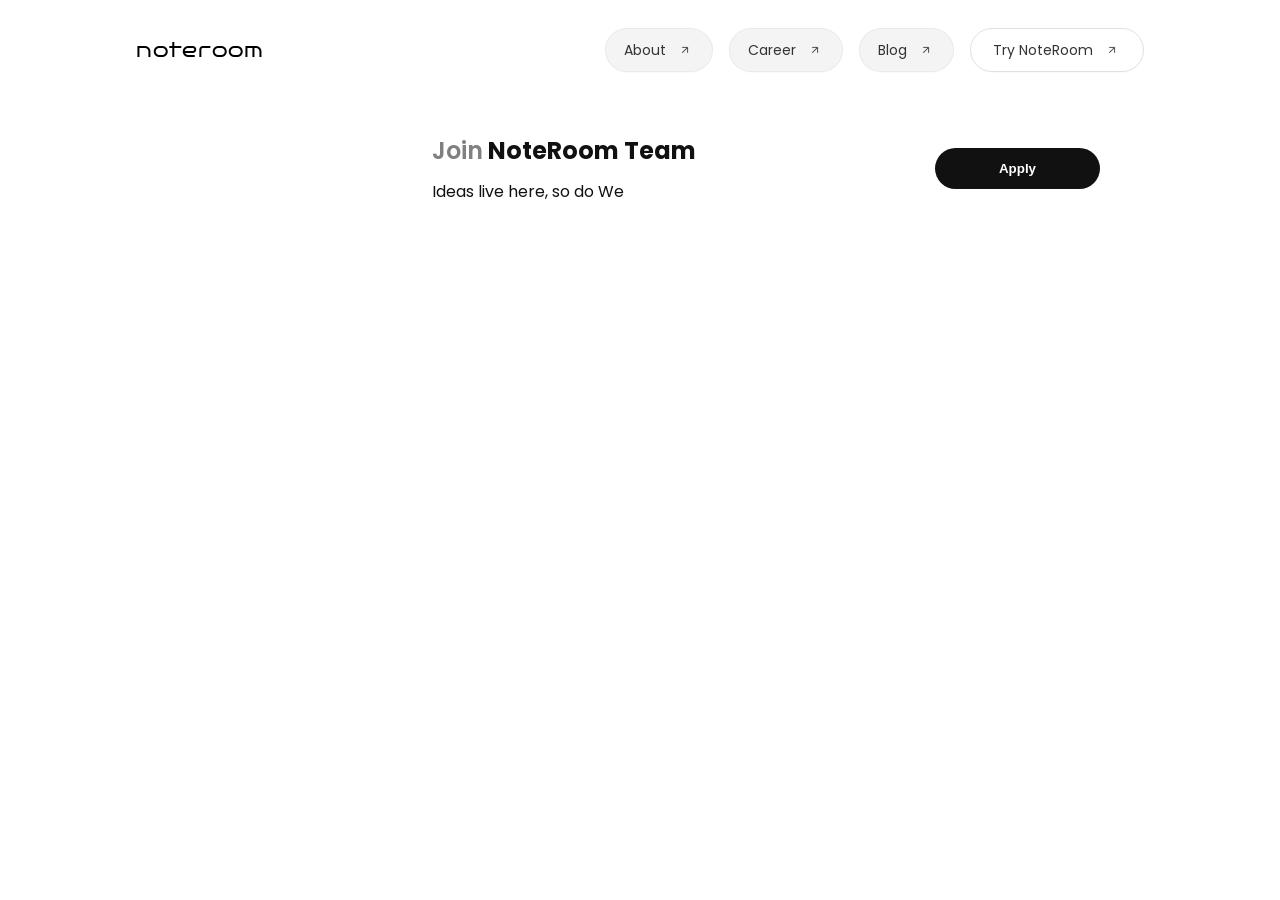
<file: career.html>
<!doctype html>
<html lang="en">
<head>
  <meta charset="utf-8" />
  <meta name="viewport" content="width=device-width,initial-scale=1" />
  <title>NoteRoom Career</title>

  <!-- Fonts -->
  <link href="https://fonts.googleapis.com/css2?family=Poppins:wght@200;300;400;600;700&display=swap" rel="stylesheet">
  <link href="https://fonts.googleapis.com/css2?family=Bruno+Ace&display=swap" rel="stylesheet">
  <!-- Styles -->
  <link rel="stylesheet" href="careerstyle.css">

</head>
<body>

  <div class="page">

    <header class="nav" aria-label="Main navigation">
      <div class="nav-left">
        <div class="logo">
          <span style="display:inline-block; height:28px; line-height:28px; font-family: Bruno Ace;">noteroom</span>
        </div>
      </div>

      <nav class="nav-right" role="navigation" aria-label="Top links">
        <a class="nav-link" href="about.html">About <span class="arrow-placeholder" aria-hidden="true"><img src="Arrow up-right.png" alt=""></span></a>
        <a class="nav-link" href="career.html">Career <span class="arrow-placeholder" aria-hidden="true"><img src="Arrow up-right.png" alt=""></span></a>
        <a class="nav-link" href="blog.html">Blog <span class="arrow-placeholder" aria-hidden="true"><img src="Arrow up-right.png" alt=""></span></a>
        <a class="nav-link nav-cta" href="join.html">Try NoteRoom <span class="arrow-placeholder" aria-hidden="true"><img src="Arrow up-right.png" alt=""></span></a>
      </nav>
    </header>


    

  <!-- Footer CTA -->

  <footer class="cta">
  <div class="cta-text">
    <h2><span style="color: gray; font-weight: 600;">Join</span> <strong>NoteRoom Team</strong></h2>
    <p>Ideas live here, so do We</p>
  </div>
  <button class="apply-btn">Apply</button>
</footer>


  </div>
   
     

  <script>

  
  </script>
</body>
</html>
</file>
<file: aboutstyle.css>
:root{
      --bg: #ffffff;
      --muted: #8b8b8b;
      --accent: #007a79;
      --accent-dark: #006a66;
      --input-bg: #ffffff;
      --max-center-width: 1200px;
      --p: "Poppins", system-ui, -apple-system, "Segoe UI", Roboto, "Helvetica Neue", Arial;
      --logo-font: "Bruno Ace", var(--p);
      --role-arrow-size: 20px;      
      --role-arrow-right: 18px;     
      --role-arrow-opacity: 1;
      --btn-arrow-size: 16px;    
      --btn-arrow-right: 12px; 
    }

    html,body{ height:100%; margin:0; font-family:var(--p); background:var(--bg); color:#111; -webkit-font-smoothing:antialiased; -moz-osx-font-smoothing:grayscale; overflow-x:hidden; font-family: 'Poppins', sans-serif; color: #111; background: #fff; line-height: 1.6; padding: 0 2rem;}

    /* page */
    .page { min-height:100vh; display:flex; flex-direction:column; align-items:stretch; position:relative; }


    /* NAVBAR */
    header.nav {  transition: background 0.3s ease, backdrop-filter 0.3s ease; display:flex; align-items:center; justify-content:space-between; padding:28px 72px; gap:24px; position:relative; z-index:30; }
    .nav-left { display:flex; align-items:center; gap:16px; min-width:120px; }
    .logo { font-family:var(--logo-font); font-size:20px; letter-spacing:1px; font-weight:400; color:#000; display:flex; align-items:center; height:28px; }
    .nav-right { display:flex; gap:16px; align-items:center; z-index:30; }
    .nav-link { display:inline-flex; align-items:center; gap:10px; background:#f4f4f4; padding:10px 18px; border-radius:28px; font-size:14px; color:#333; text-decoration:none; box-shadow: 0 1px 0 rgba(0,0,0,0.02); border:1px solid rgba(0,0,0,0.04); }
    .nav-link:hover { transform: translateY(-2px); box-shadow:0 4px 12px rgba(0,0,0,0.1);}
    .nav-link .arrow-placeholder{ display:inline-flex; align-items:center; justify-content:center; width:18px; height:18px; }
    .nav-link .arrow-placeholder img{ width:12px; height:12px; display:block; object-fit:contain; }
    .nav-cta { padding:10px 22px; border-radius:28px; border:1px solid rgba(0,0,0,0.12); background:transparent; }



/* General */
* {
  margin: 0;
  padding: 0;
  box-sizing: border-box;
}



/* CTA Footer */
.cta {
  display: flex;
  justify-content: space-between;   
  align-items: center; 
  max-width: 700px;               
  margin-left: 22rem;               
  padding: 2rem 1rem;
  border-top: 1px solid #eee;
  gap: 5px;
  border: none;
}

.cta-text {
  text-align: left;
}

.cta-text h2 {
  margin-bottom: 0.5rem;
}

.apply-btn {
  padding: 0.8rem 4rem;
  border: none;
  border-radius: 999px;
  background: #111;
  color: #fff;
  font-weight: 600;
  cursor: pointer;
  transition: all 0.3s;
}

.apply-btn:hover {
  background: #333;
}

.page {
      max-width:var(--maxwidth);
      margin:0 auto;
      width:100%;
      padding-top: calc(var(--nav-height) + 36px); 
      padding-left: 20px;
      padding-right: 20px;
      padding-bottom: 60px;
    }

    header{
      text-align:center;
      margin-bottom:28px;
    }
    header h1{
      font-family:var(--font-display);
      font-size:64px;
      line-height:2;
      margin:0 0 8px;
      letter-spacing:0.6px;
      font-weight: 400;
    }
    header h2{
      margin:0 auto;
      font-size:20px;
      color:#3f434b;
      font-weight:300;
      max-width:1100px;
    }



     #join-noteroom-team.hr-section {
    width:100%;
    box-sizing:border-box;
    display:flex;
    flex-direction:column;
    align-items:center;
    gap:28px;
    padding:28px 16px;
  }

  .video-area {
    position:relative;
    width:100%;
    max-width:1100px; 
    display:block;
    box-sizing:border-box;
  }

  .video-name{
    font-size: 20px;
    font-weight: 300;
    position:absolute;
    top:55px;
    left:1px;
    width:400px;
    height:50px;
    z-index:5;
    pointer-events:none;
    align-items:center;
    justify-content:center;
    transform:translateZ(0); }


  .telescope-svg {
    position:absolute;
    top:8px;
    right:8px;
    width:154px;
    height:154px;
    z-index:5;
    pointer-events:none;
    display:flex;
    align-items:center;
    justify-content:center;
    transform:translateZ(0); }

  @media (max-width:1000px) {
    .telescope-svg { width:120px; height:120px; top:-20px; right:-18px; }
  }

  @media (max-width:680px) {
    .telescope-svg {
      position:relative;
      top:0;
      right:0;
      margin:0 auto 6px;
      width:120px;
      height:120px;
    }
  }

  .responsive-iframe {
     margin-top: 150px; 
    width:100%;
     z-index: 1;    
    box-sizing:border-box;
    position:relative;
    padding-bottom:56.25%; 
    height:0;
    overflow:hidden;
    border-radius:12px;
    background:transparent; 
   }

  .responsive-iframe iframe {
    position:absolute;
    top:0;
    left:0;
    width:100%;
    height:100%;
    border:0;
  }

.video-texts {
  width: 100%;
  max-width: 1100px;    
  margin: 0 auto;         
  display: flex;         
  flex-direction: column;
  gap: 18px;
  text-align: left;
  box-sizing: border-box;
  padding: 0 16px;       
}

.video-container {
  text-align: left;
  width: 100%;
  max-width: 100%;      
  padding: 16px;
  border-radius: 12px;
  background: transparent;
}

.video-title {
  margin: 0 auto;
  font-size: 44px;
  color: black;
  text-align: left;
  font-weight: 400;
  line-height: 1.05;
}

.video-description {
  margin: 12px 0 0 0;
  color: grey;
  font-size: 24px;
  font-weight: 200;
  line-height: 1.4;
  max-width: 100%;
}

.wrapper-1-hr,
.wrapper-2-hr {
  width: 100%;
  max-width: 100%;
  text-align: left;      
  box-sizing: border-box;
  padding: 0 16px;       
}

/* Headings inside wrappers */
.wrapper-1-hr h2,
.wrapper-2-hr h3 {
  margin: 0 0 8px 0;
  font-size: 25px;
  font-weight: 400;
  color: black;
}

/* Paragraph styles for wrapper descriptions */
.hr-desc-2,
.hr-desc-3 {
  margin: 0;
  color: #6b7280;
  line-height: 1.6;
  font-size: 18px;
  text-align: left;
}

.karl-popper {
  margin-top: 20px;
  text-align: right;     
  color: black;
  font-weight: 600;
  font-size: 16px;
}

.karl-popper p {
  margin: 0;
  font-weight: 600;
  color: inherit;
  text-align: right;
}

@media (max-width: 900px) {
  .video-title {
    font-size: 34px;
  }
  .video-description {
    font-size: 20px;
  }
  .wrapper-1-hr h2,
  .wrapper-2-hr h3 {
    font-size: 26px;
  }
}


  
  @media (max-width:420px) {
    .responsive-iframe {margin-top: 50px; } 
    .video-title { font-size:18px; }
    .hr-desc-2, .hr-desc-3 { font-size:14px;}
      .video-title {font-size: 28px;}
  .video-description {font-size: 16px;}
  .karl-popper {font-size: 14px;}
  .video-texts { padding: 0 12px; gap: 12px;} 
  }

   @media (max-width:150px) {
    .responsive-iframe {margin-top: 50px; } 
    .video-title { font-size:18px; }
    .hr-desc-2, .hr-desc-3 { font-size:14px; }
  }
</file>
<file: careerstyle.css>
:root{
      --bg: #ffffff;
      --muted: #8b8b8b;
      --accent: #007a79;
      --accent-dark: #006a66;
      --input-bg: #ffffff;
      --max-center-width: 1200px;
      --p: "Poppins", system-ui, -apple-system, "Segoe UI", Roboto, "Helvetica Neue", Arial;
      --logo-font: "Bruno Ace", var(--p);
      --role-arrow-size: 20px;      
      --role-arrow-right: 18px;     
      --role-arrow-opacity: 1;
      --btn-arrow-size: 16px;    
      --btn-arrow-right: 12px; 
    }

    html,body{ height:100%; margin:0; font-family:var(--p); background:var(--bg); color:#111; -webkit-font-smoothing:antialiased; -moz-osx-font-smoothing:grayscale; overflow-x:hidden; font-family: 'Poppins', sans-serif; color: #111; background: #fff; line-height: 1.6; padding: 0 2rem;}

    /* page */
    .page { min-height:100vh; display:flex; flex-direction:column; align-items:stretch; position:relative; }


    /* NAVBAR */
    header.nav {  transition: background 0.3s ease, backdrop-filter 0.3s ease; display:flex; align-items:center; justify-content:space-between; padding:28px 72px; gap:24px; position:relative; z-index:30; }
    .nav-left { display:flex; align-items:center; gap:16px; min-width:120px; }
    .logo { font-family:var(--logo-font); font-size:20px; letter-spacing:1px; font-weight:400; color:#000; display:flex; align-items:center; height:28px; }
    .nav-right { display:flex; gap:16px; align-items:center; z-index:30; }
    .nav-link { display:inline-flex; align-items:center; gap:10px; background:#f4f4f4; padding:10px 18px; border-radius:28px; font-size:14px; color:#333; text-decoration:none; box-shadow: 0 1px 0 rgba(0,0,0,0.02); border:1px solid rgba(0,0,0,0.04); }
    .nav-link:hover { transform: translateY(-2px); box-shadow:0 4px 12px rgba(0,0,0,0.1);}
    .nav-link .arrow-placeholder{ display:inline-flex; align-items:center; justify-content:center; width:18px; height:18px; }
    .nav-link .arrow-placeholder img{ width:12px; height:12px; display:block; object-fit:contain; }
    .nav-cta { padding:10px 22px; border-radius:28px; border:1px solid rgba(0,0,0,0.12); background:transparent; }



/* General */
* {
  margin: 0;
  padding: 0;
  box-sizing: border-box;
}



/* CTA Footer */
.cta {
  display: flex;
  justify-content: space-between;   
  align-items: center; 
  max-width: 700px;               
  margin-left: 22rem;               
  padding: 2rem 1rem;
  border-top: 1px solid #eee;
  gap: 5px;
  border: none;
}

.cta-text {
  text-align: left;
}

.cta-text h2 {
  margin-bottom: 0.5rem;
}

.apply-btn {
  padding: 0.8rem 4rem;
  border: none;
  border-radius: 999px;
  background: #111;
  color: #fff;
  font-weight: 600;
  cursor: pointer;
  transition: all 0.3s;
}

.apply-btn:hover {
  background: #333;
}
</file>
